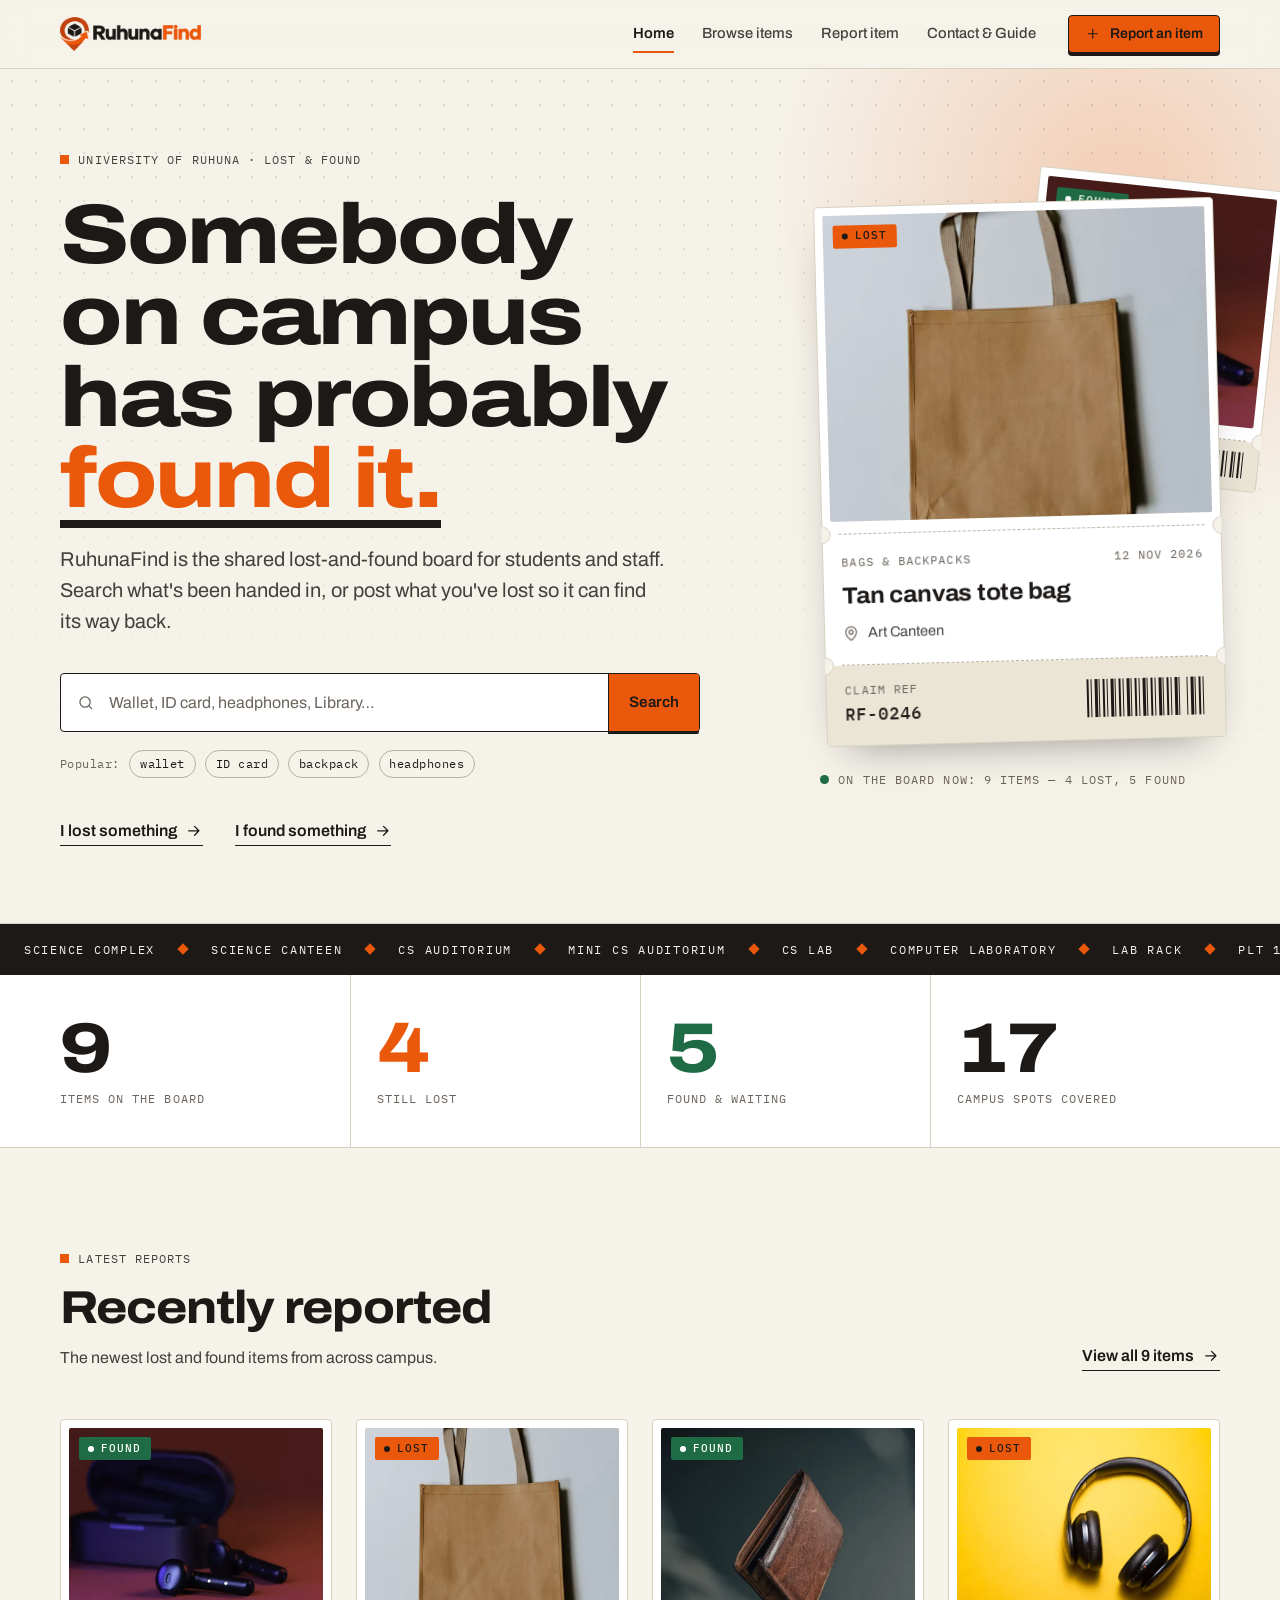
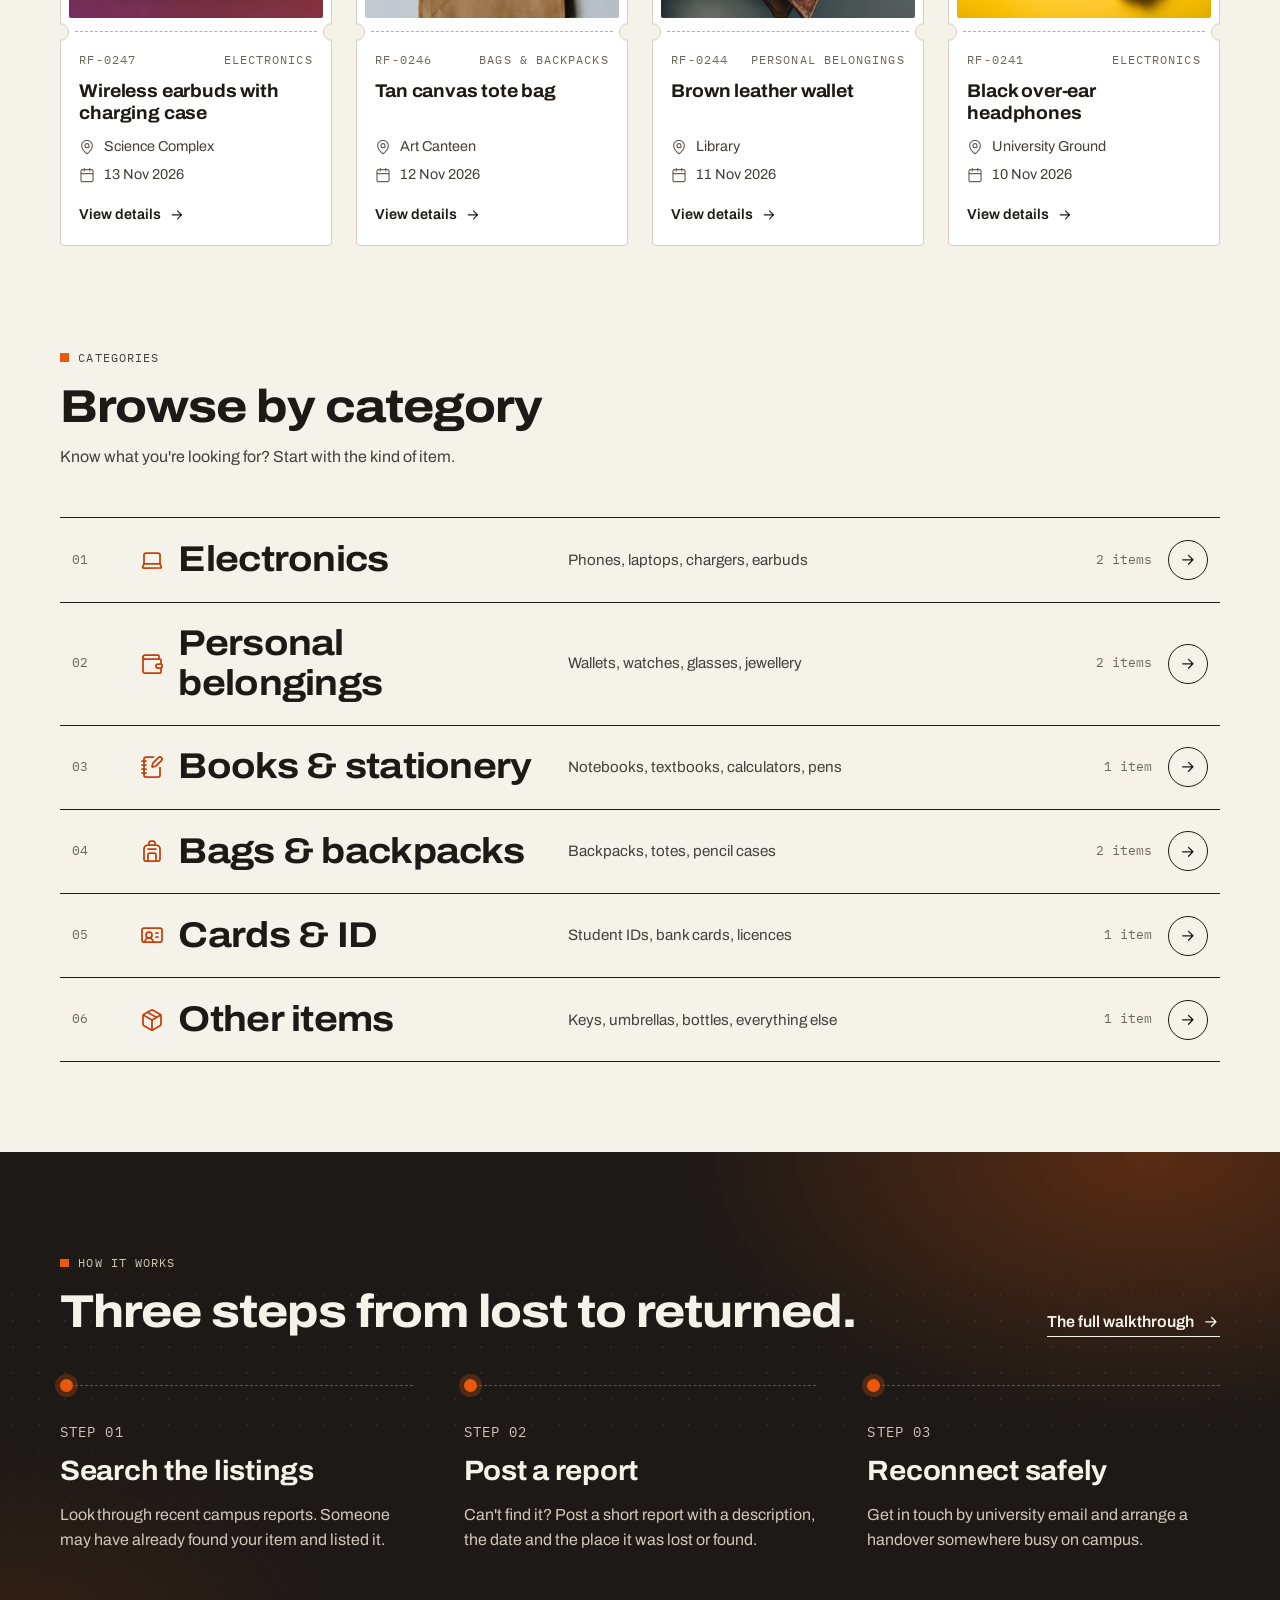
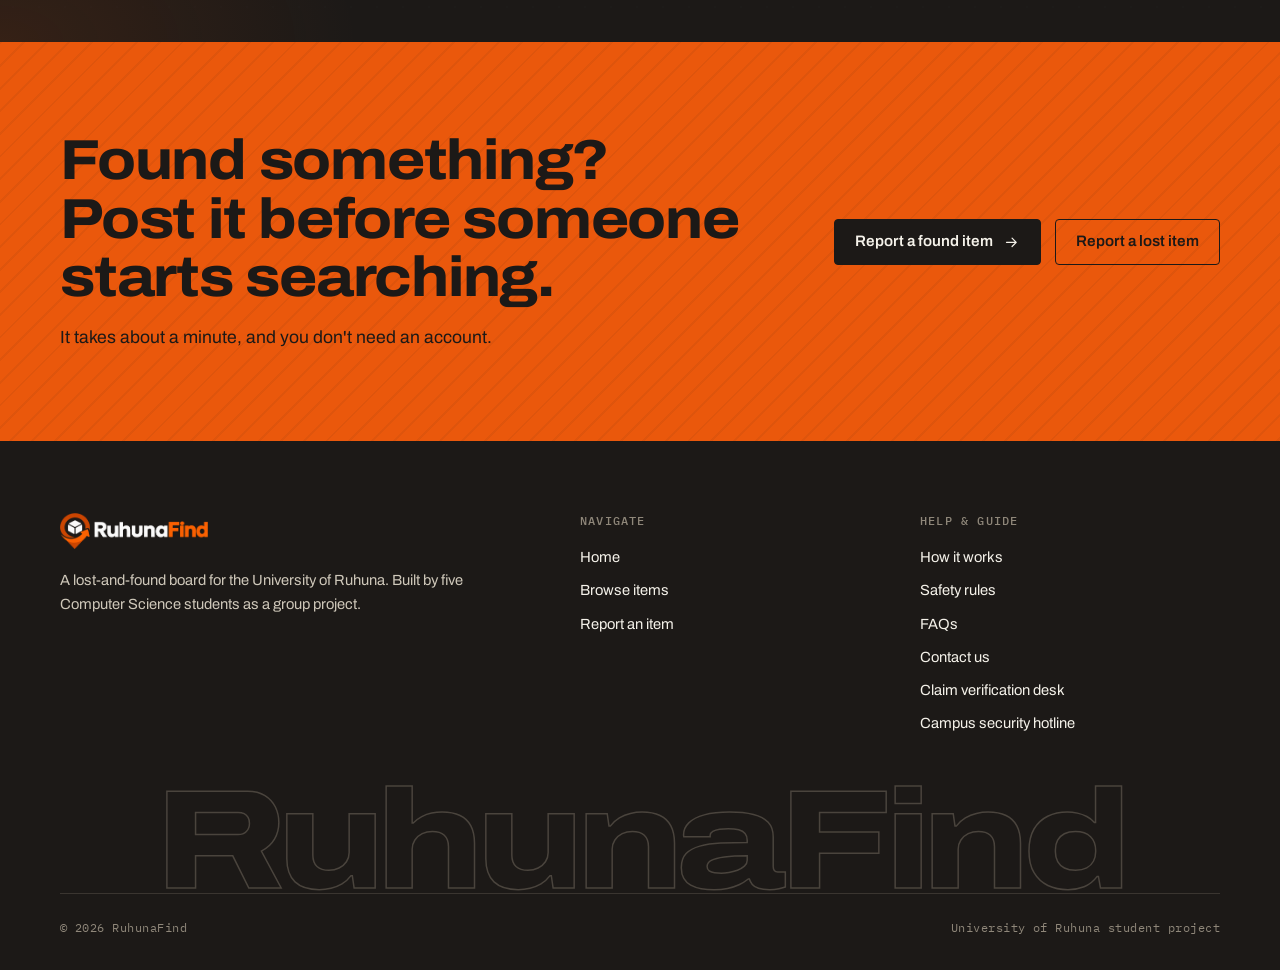
<file: index.html>
﻿<!DOCTYPE html>
<html lang="en">
<head>
  <meta charset="UTF-8">
  <meta name="viewport" content="width=device-width, initial-scale=1">
  <title>RuhunaFind — Lost &amp; found for the University of Ruhuna</title>
  <meta name="description" content="Search what's been found on campus, or report something you've lost. RuhunaFind is a student-built lost-and-found board for the University of Ruhuna.">
  <meta name="theme-color" content="#f5f2ea">
  <meta property="og:type" content="website">
  <meta property="og:site_name" content="RuhunaFind">
  <meta property="og:title" content="RuhunaFind — Lost &amp; found for the University of Ruhuna">
  <meta property="og:description" content="Search what's been found on campus, or report something you've lost. RuhunaFind is a student-built lost-and-found board for the University of Ruhuna.">
  <meta property="og:image" content="images/logo.png">
  <link rel="icon" type="image/png" href="images/favicon.png">
  <link rel="apple-touch-icon" href="images/apple-touch-icon.png">
  <link rel="stylesheet" href="css/base.css">
  <link rel="stylesheet" href="css/home.css">
</head>
<body data-page="home">

  <header class="site-header" data-nav="home">
    <a class="skip" href="#main">Skip to content</a>
    <div class="wrap nav">
      <a class="nav__logo" href="index.html" aria-label="RuhunaFind home">
        <img src="images/logo.png" alt="RuhunaFind" width="141" height="34">
      </a>
      <button class="nav__toggle" type="button" aria-label="Open menu" aria-expanded="false" aria-controls="nav-menu">
        <span></span><span></span>
      </button>
      <nav class="nav__menu" id="nav-menu" aria-label="Main">
        <ul>
          <li><a href="index.html" aria-current="page">Home</a></li>
          <li><a href="browse.html">Browse items</a></li>
          <li><a href="report.html">Report item</a></li>
          <li><a href="contact.html">Contact &amp; Guide</a></li>
        </ul>
        <a class="btn btn--primary btn--sm" href="report.html">
          <svg class="i" aria-hidden="true" focusable="false"><use href="#i-plus"/></svg> Report an item
        </a>
      </nav>
    </div>
    <div class="progress" aria-hidden="true"></div>
  </header>

  <main id="main">

    <!-- Hero -->
    <section class="hero">
      <div class="wrap hero__grid">
        <div class="hero__copy">
          <p class="eyebrow">University of Ruhuna · Lost &amp; found</p>
          <h1>Somebody on campus has probably <span class="hl">found it.</span></h1>
          <p class="lead">RuhunaFind is the shared lost-and-found board for students and staff. Search what's been handed in, or post what you've lost so it can find its way back.</p>

          <form class="search" action="browse.html" method="get" role="search">
            <label class="search__field">
              <svg class="i" aria-hidden="true"><use href="#i-search"/></svg>
              <span class="visually-hidden">Search lost and found items</span>
              <input type="search" name="q" placeholder="Wallet, ID card, headphones, Library…" autocomplete="off">
            </label>
            <button class="btn btn--primary" type="submit">Search</button>
          </form>

          <p class="hero__try mono">
            <span>Popular:</span>
            <a href="browse.html?q=wallet">wallet</a>
            <a href="browse.html?q=ID%20card">ID card</a>
            <a href="browse.html?q=backpack">backpack</a>
            <a href="browse.html?q=headphones">headphones</a>
          </p>

          <div class="hero__actions">
            <a class="text-link" href="report.html?type=lost">I lost something <svg class="i" aria-hidden="true"><use href="#i-arrow"/></svg></a>
            <a class="text-link" href="report.html?type=found">I found something <svg class="i" aria-hidden="true"><use href="#i-arrow"/></svg></a>
          </div>
        </div>

        <div class="hero__stack" id="hero-stack">
          <p class="hero__caption mono caps" id="hero-caption"></p>
        </div>
      </div>
    </section>

    <!-- Campus strip + stats -->
    <div class="marquee" aria-hidden="true"><div class="marquee__track" id="marquee"></div></div>
    <section class="stats" aria-label="Board at a glance">
      <div class="wrap">
        <dl class="stats__grid">
          <div class="stat reveal"><dt>Items on the board</dt><dd data-stat="total">0</dd></div>
          <div class="stat reveal" style="--d:.08s"><dt>Still lost</dt><dd data-stat="lost">0</dd></div>
          <div class="stat reveal" style="--d:.16s"><dt>Found &amp; waiting</dt><dd data-stat="found">0</dd></div>
          <div class="stat reveal" style="--d:.24s"><dt>Campus spots covered</dt><dd data-stat="spots">0</dd></div>
        </dl>
      </div>
    </section>

    <!-- Recently reported -->
    <section class="section">
      <div class="wrap">
        <div class="section-head">
          <div>
            <p class="eyebrow">Latest reports</p>
            <h2>Recently reported</h2>
            <p>The newest lost and found items from across campus.</p>
          </div>
          <a class="text-link" href="browse.html"><span>View all <span id="all-count">9</span> items</span> <svg class="i" aria-hidden="true"><use href="#i-arrow"/></svg></a>
        </div>
        <div class="ticket-grid" id="recent">
          <noscript><p>Turn on JavaScript to see the latest items, or <a href="browse.html">open the full list</a>.</p></noscript>
        </div>
      </div>
    </section>

    <!-- Categories -->
    <section class="section" style="padding-top:0">
      <div class="wrap">
        <div class="section-head">
          <div>
            <p class="eyebrow">Categories</p>
            <h2>Browse by category</h2>
            <p>Know what you're looking for? Start with the kind of item.</p>
          </div>
        </div>
        <ul class="catlist" id="catlist"></ul>
      </div>
    </section>

    <!-- How it works -->
    <section class="section band-dark">
      <div class="wrap">
        <div class="section-head">
          <div>
            <p class="eyebrow">How it works</p>
            <h2>Three steps from lost to returned.</h2>
          </div>
          <a class="text-link" href="contact.html#guide">The full walkthrough <svg class="i" aria-hidden="true"><use href="#i-arrow"/></svg></a>
        </div>
        <ol class="steps3" role="list">
          <li class="step3">
            <p class="step3__num mono caps">Step 01</p>
            <h3>Search the listings</h3>
            <p>Look through recent campus reports. Someone may have already found your item and listed it.</p>
          </li>
          <li class="step3">
            <p class="step3__num mono caps">Step 02</p>
            <h3>Post a report</h3>
            <p>Can't find it? Post a short report with a description, the date and the place it was lost or found.</p>
          </li>
          <li class="step3">
            <p class="step3__num mono caps">Step 03</p>
            <h3>Reconnect safely</h3>
            <p>Get in touch by university email and arrange a handover somewhere busy on campus.</p>
          </li>
        </ol>
      </div>
    </section>

    <!-- Call to action -->
    <section class="section band-cta">
      <div class="wrap band-cta__grid">
        <div>
          <h2>Found something? Post it before someone starts searching.</h2>
          <p>It takes about a minute, and you don't need an account.</p>
        </div>
        <div class="band-cta__actions">
          <a class="btn btn--ink" href="report.html?type=found">Report a found item <svg class="i" aria-hidden="true"><use href="#i-arrow"/></svg></a>
          <a class="btn" href="report.html?type=lost">Report a lost item</a>
        </div>
      </div>
    </section>

  </main>

  <footer class="site-footer">
    <div class="wrap">
      <div class="footer__top">
        <div class="footer__brand">
          <img src="images/logo-white.png" alt="RuhunaFind" width="146" height="36">
          <p>A lost-and-found board for the University of Ruhuna. Built by five Computer Science students as a group project.</p>
        </div>
        <div class="footer__col">
          <h2>Navigate</h2>
          <ul>
            <li><a href="index.html">Home</a></li>
            <li><a href="browse.html">Browse items</a></li>
            <li><a href="report.html">Report an item</a></li>
          </ul>
        </div>
        <div class="footer__col">
          <h2>Help &amp; Guide</h2>
          <ul>
            <li><a href="contact.html#guide">How it works</a></li>
            <li><a href="contact.html#rules">Safety rules</a></li>
            <li><a href="contact.html#faq">FAQs</a></li>
            <li><a href="contact.html">Contact us</a></li>
            <li><a href="details.html">Claim verification desk</a></li>
            <li><a href="tel:+94412222681">Campus security hotline</a></li>
          </ul>
        </div>
      </div>
      <div class="footer__mark" aria-hidden="true">RuhunaFind</div>
      <div class="footer__bottom mono">
        <span>&copy; 2026 RuhunaFind</span>
        <span>University of Ruhuna student project</span>
      </div>
    </div>
  </footer>
  <script src="js/script.js"></script>
</body>
</html>
</file>
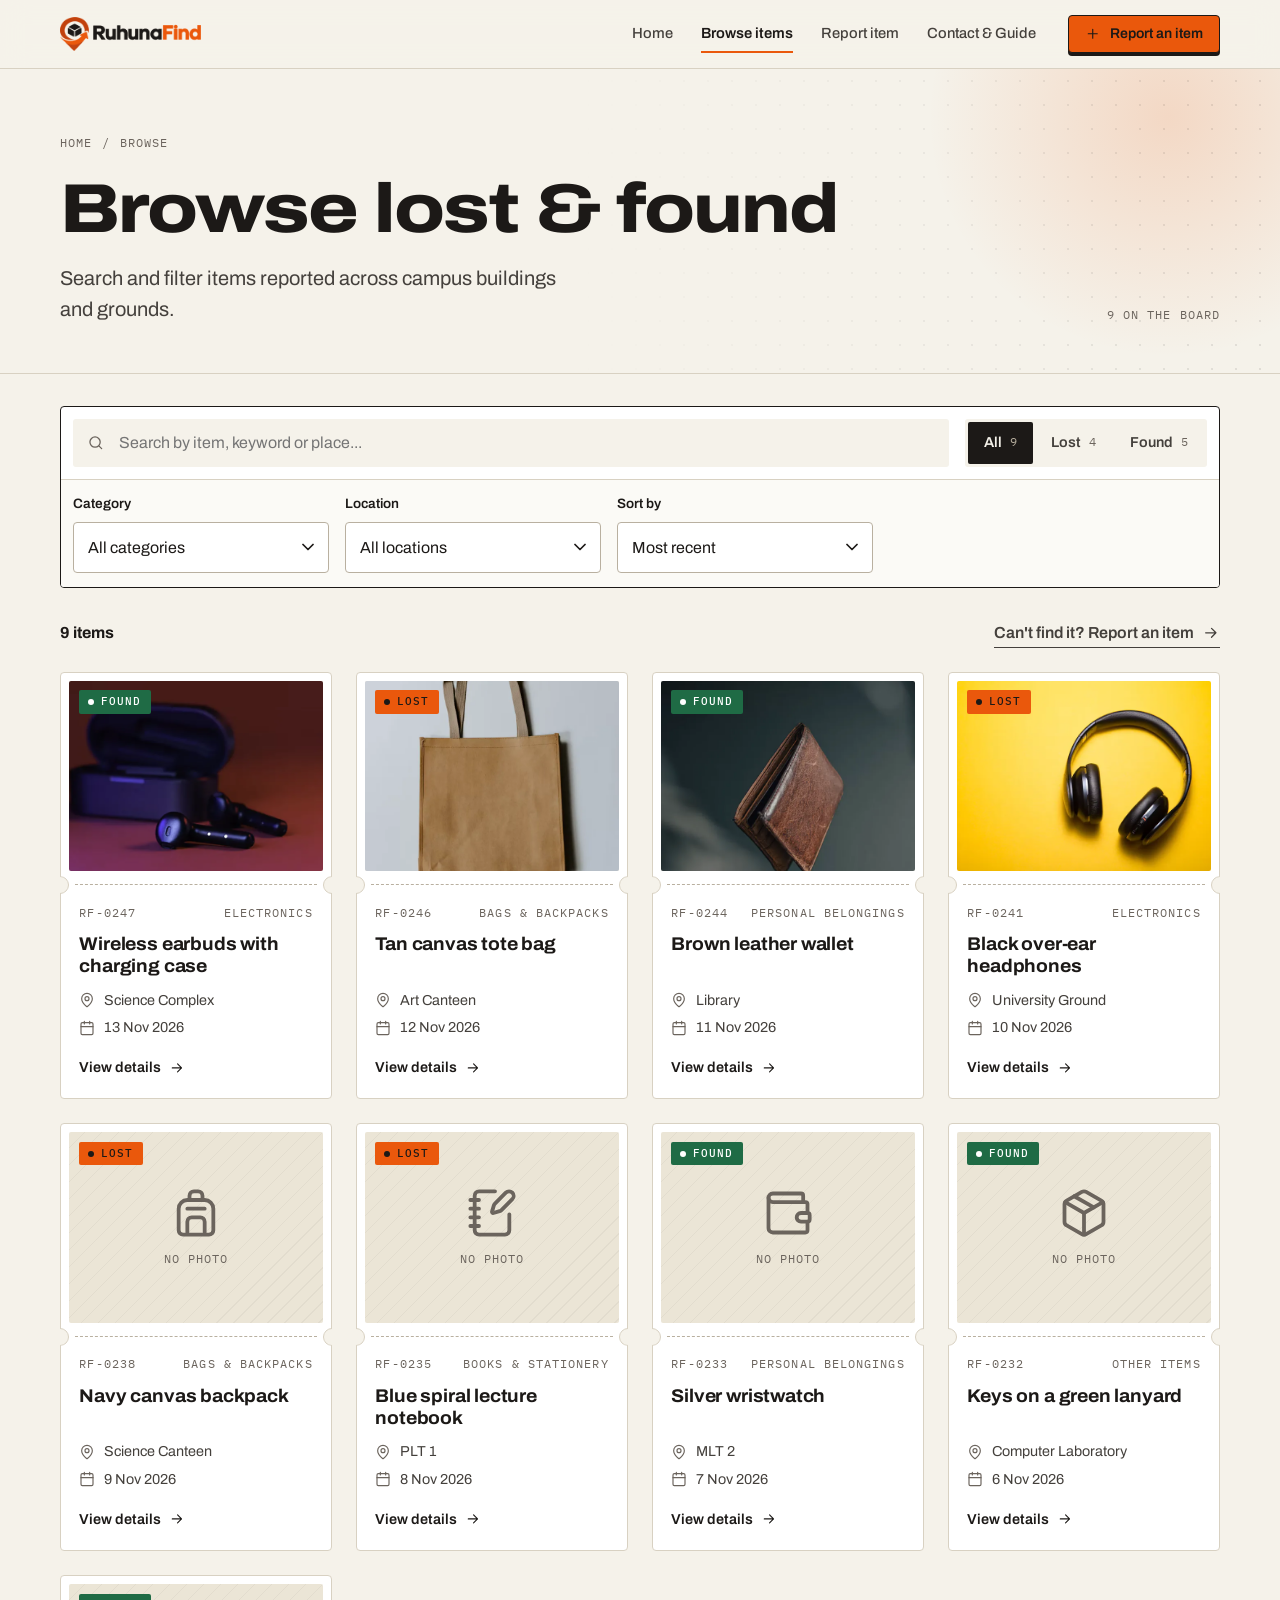
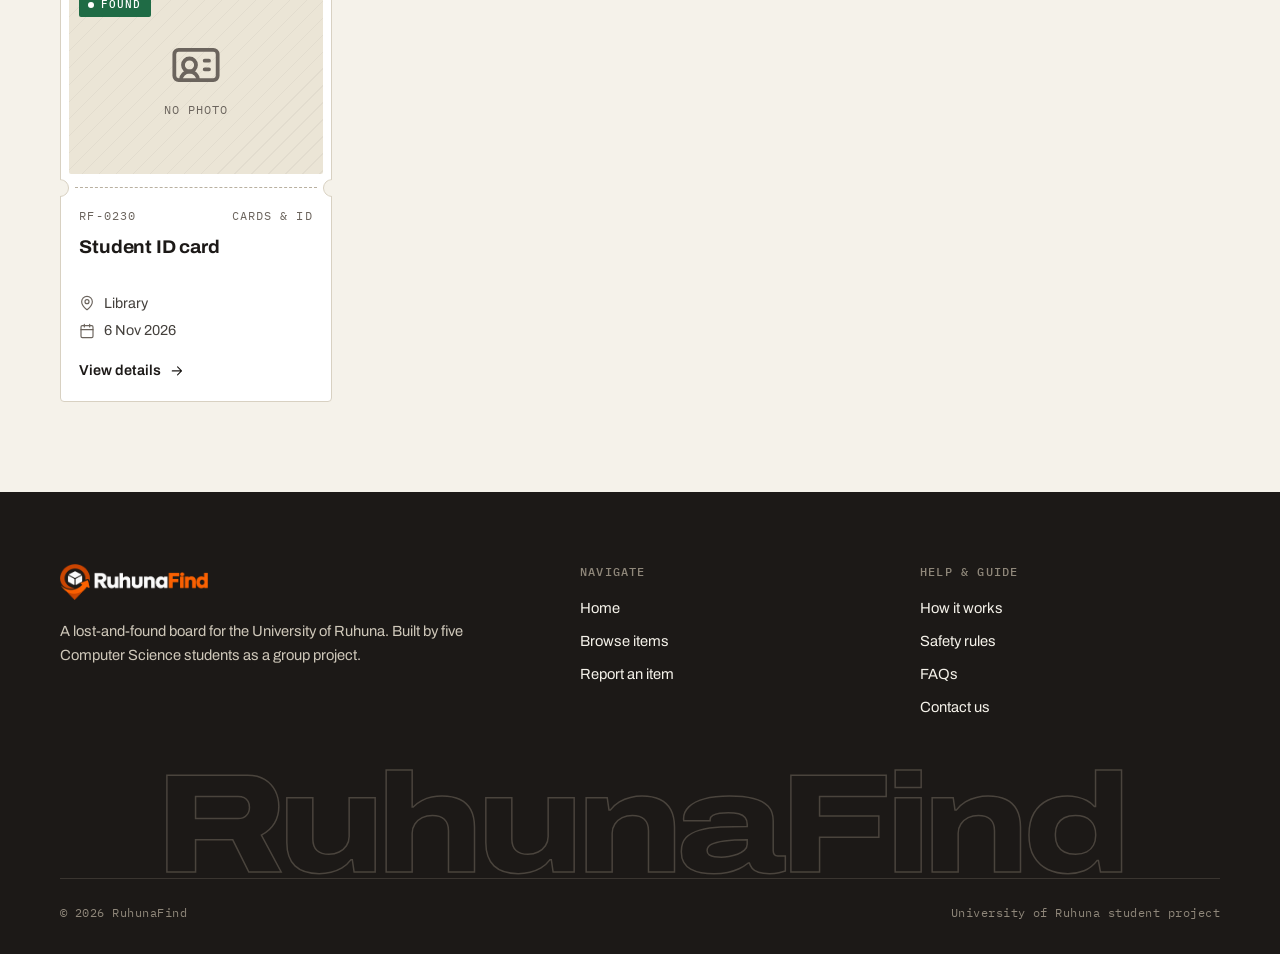
<file: browse.html>
<!DOCTYPE html>
<html lang="en">
<head>
  <meta charset="UTF-8">
  <meta name="viewport" content="width=device-width, initial-scale=1">
  <title>Browse lost &amp; found items - RuhunaFind</title>
  <meta name="description" content="Search and filter items reported lost or found across the University of Ruhuna campus.">
  <meta name="theme-color" content="#f5f2ea">
  <meta property="og:type" content="website">
  <meta property="og:site_name" content="RuhunaFind">
  <meta property="og:title" content="Browse lost &amp; found items - RuhunaFind">
  <meta property="og:description" content="Search and filter items reported lost or found across the University of Ruhuna campus.">
  <meta property="og:image" content="images/logo.png">
  <link rel="icon" type="image/png" href="images/favicon.png">
  <link rel="apple-touch-icon" href="images/apple-touch-icon.png">
  <link rel="stylesheet" href="css/base.css">
  <link rel="stylesheet" href="css/browse.css">
</head>
<body data-page="browse">

  <header class="site-header" data-nav="browse">
    <a class="skip" href="#main">Skip to content</a>
    <div class="wrap nav">
      <a class="nav__logo" href="index.html" aria-label="RuhunaFind home">
        <img src="images/logo.png" alt="RuhunaFind" width="141" height="34">
      </a>
      <button class="nav__toggle" type="button" aria-label="Open menu" aria-expanded="false" aria-controls="nav-menu">
        <span></span><span></span>
      </button>
      <nav class="nav__menu" id="nav-menu" aria-label="Main">
        <ul>
          <li><a href="index.html">Home</a></li>
          <li><a href="browse.html" aria-current="page">Browse items</a></li>
          <li><a href="report.html">Report item</a></li>
          <li><a href="contact.html">Contact &amp; Guide</a></li>
        </ul>
        <a class="btn btn--primary btn--sm" href="report.html">
          <svg class="i" aria-hidden="true" focusable="false"><use href="#i-plus"/></svg> Report an item
        </a>
      </nav>
    </div>
    <div class="progress" aria-hidden="true"></div>
  </header>

  <main id="main">
    <section class="page-head">
      <div class="wrap">
        <p class="crumbs mono caps"><a href="index.html">Home</a><span>/</span><span>Browse</span></p>
        <div class="page-head__row">
          <div>
            <h1>Browse lost &amp; found</h1>
            <p class="lead">Search and filter items reported across campus buildings and grounds.</p>
          </div>
          <p class="mono caps" id="total" style="color:var(--ink-3)"></p>
        </div>
      </div>
    </section>
        <section class="wrap" style="padding-top:2rem">
      <div class="filters">
        <div class="filters__row">
          <label class="search-box">
            <svg class="i" aria-hidden="true"><use href="#i-search"/></svg>
            <span class="visually-hidden">Search items</span>
            <input type="search" id="f-q" placeholder="Search by item, keyword or place..." autocomplete="off">
          </label>
          <div class="seg" role="group" aria-label="Show">
            <button type="button" data-status="all" aria-pressed="true">All <span>0</span></button>
            <button type="button" data-status="lost" aria-pressed="false">Lost <span>0</span></button>
            <button type="button" data-status="found" aria-pressed="false">Found <span>0</span></button>
          </div>
        </div>
        <div class="filters__row">
          <div class="field">
            <label for="f-category">Category</label>
            <select class="select" id="f-category"></select>
          </div>
          <div class="field">
            <label for="f-location">Location</label>
            <select class="select" id="f-location"></select>
          </div>
          <div class="field">
            <label for="f-sort">Sort by</label>
            <select class="select" id="f-sort">
              <option value="recent">Most recent</option>
              <option value="oldest">Oldest first</option>
            </select>
          </div>
          <button type="button" class="filters__clear" id="f-clear" hidden>Clear all filters</button>
        </div>
      </div>
    </section>
    <section class="wrap results">
      <div class="results__meta">
        <p id="count" aria-live="polite"></p>
        <a class="text-link" href="report.html">Can't find it? Report an item <svg class="i" aria-hidden="true"><use href="#i-arrow"/></svg></a>
      </div>

      <div class="ticket-grid" id="grid"></div>

      <div class="empty" id="empty" hidden>
        <svg class="i" aria-hidden="true"><use href="#i-search"/></svg>
        <h2>Nothing matches that yet</h2>
        <p>Try fewer filters or a different word. If it isn't listed, report it so the next person who looks can find it.</p>
        <div style="display:flex;gap:.75rem;flex-wrap:wrap;justify-content:center">
          <button type="button" class="btn" id="empty-clear">Clear filters</button>
          <a class="btn btn--primary" href="report.html">Report an item <svg class="i" aria-hidden="true"><use href="#i-arrow"/></svg></a>
        </div>
      </div>
    </section>
  </main>

  <footer class="site-footer">
    <div class="wrap">
      <div class="footer__top">
        <div class="footer__brand">
          <img src="images/logo-white.png" alt="RuhunaFind" width="146" height="36">
          <p>A lost-and-found board for the University of Ruhuna. Built by five Computer Science students as a group project.</p>
        </div>
        <div class="footer__col">
          <h2>Navigate</h2>
          <ul>
            <li><a href="index.html">Home</a></li>
            <li><a href="browse.html">Browse items</a></li>
            <li><a href="report.html">Report an item</a></li>
          </ul>
        </div>
        <div class="footer__col">
          <h2>Help &amp; Guide</h2>
          <ul>
            <li><a href="contact.html#guide">How it works</a></li>
            <li><a href="contact.html#rules">Safety rules</a></li>
            <li><a href="contact.html#faq">FAQs</a></li>
            <li><a href="contact.html">Contact us</a></li>
          </ul>
        </div>
      </div>
      <div class="footer__mark" aria-hidden="true">RuhunaFind</div>
      <div class="footer__bottom mono">
        <span>&copy; 2026 RuhunaFind</span>
        <span>University of Ruhuna student project</span>
      </div>
    </div>
  </footer>
  <script src="js/script.js"></script>
</body>
</html>
</file>
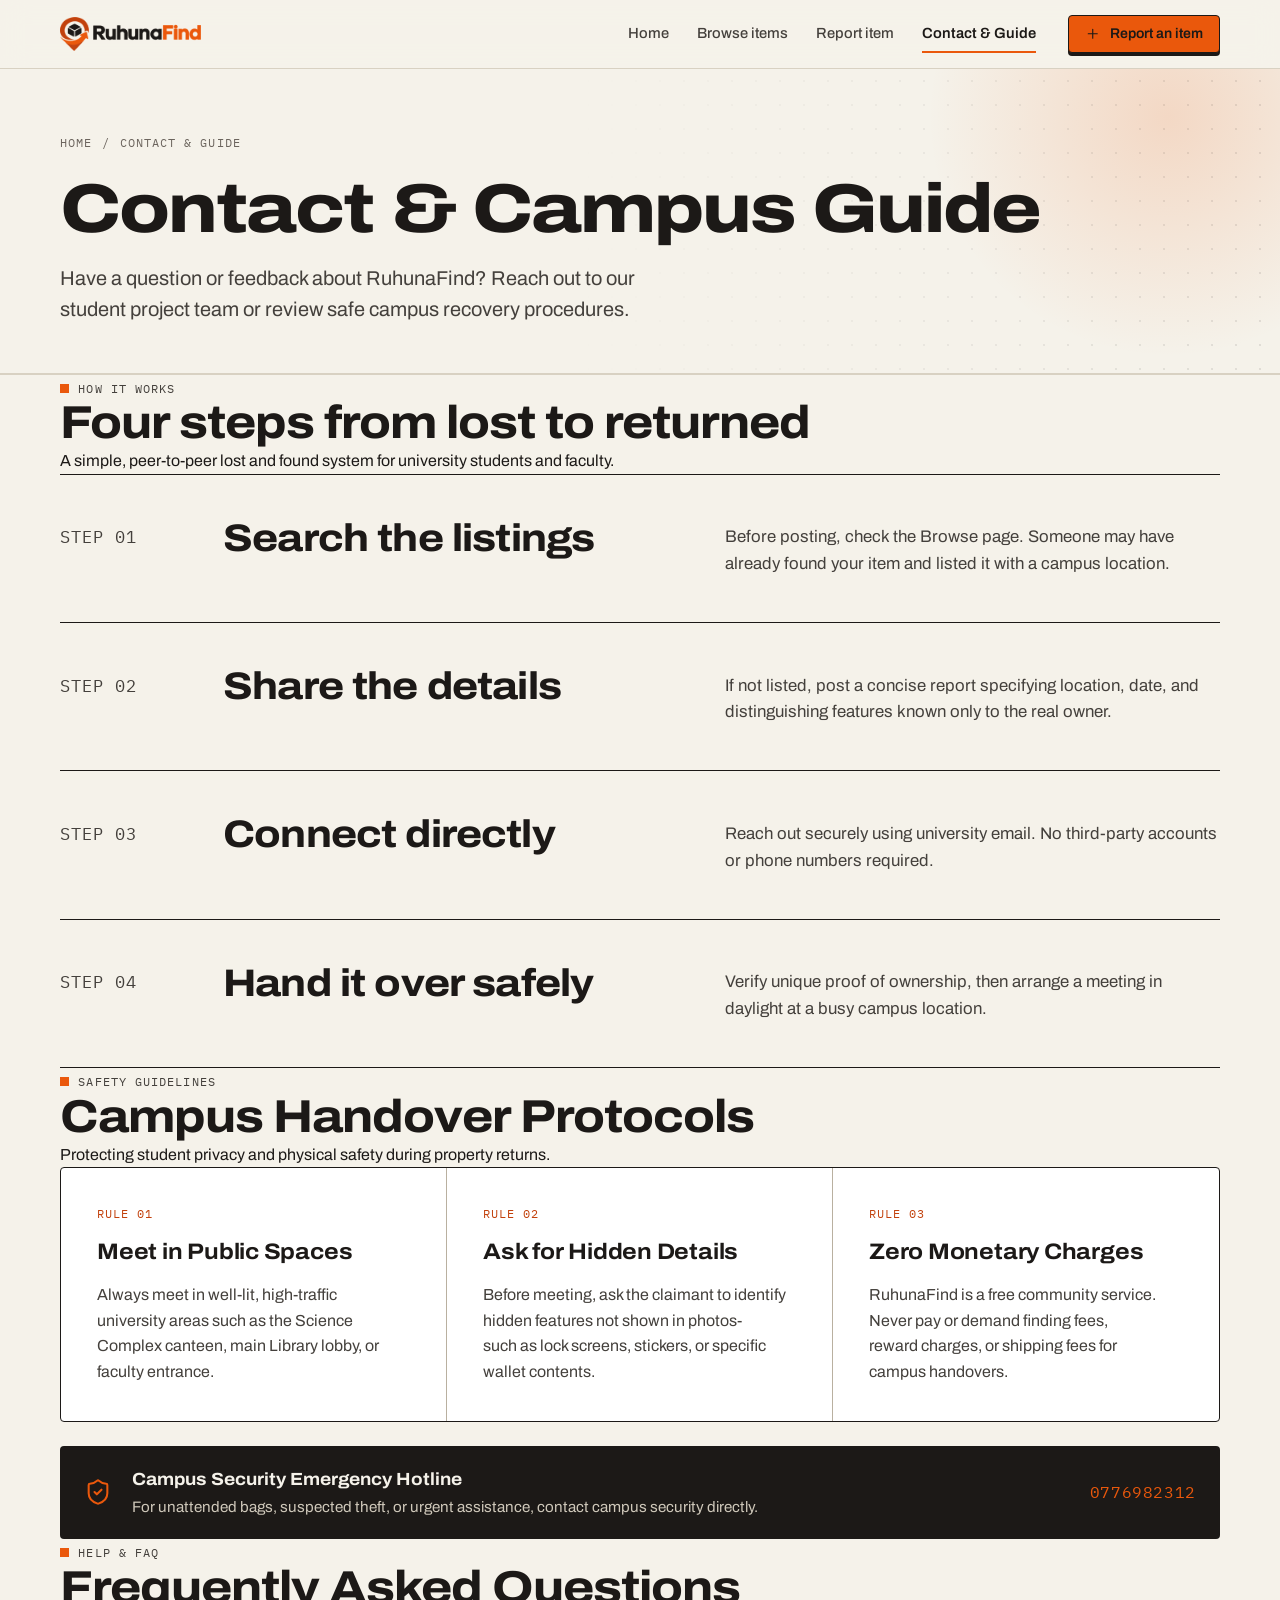
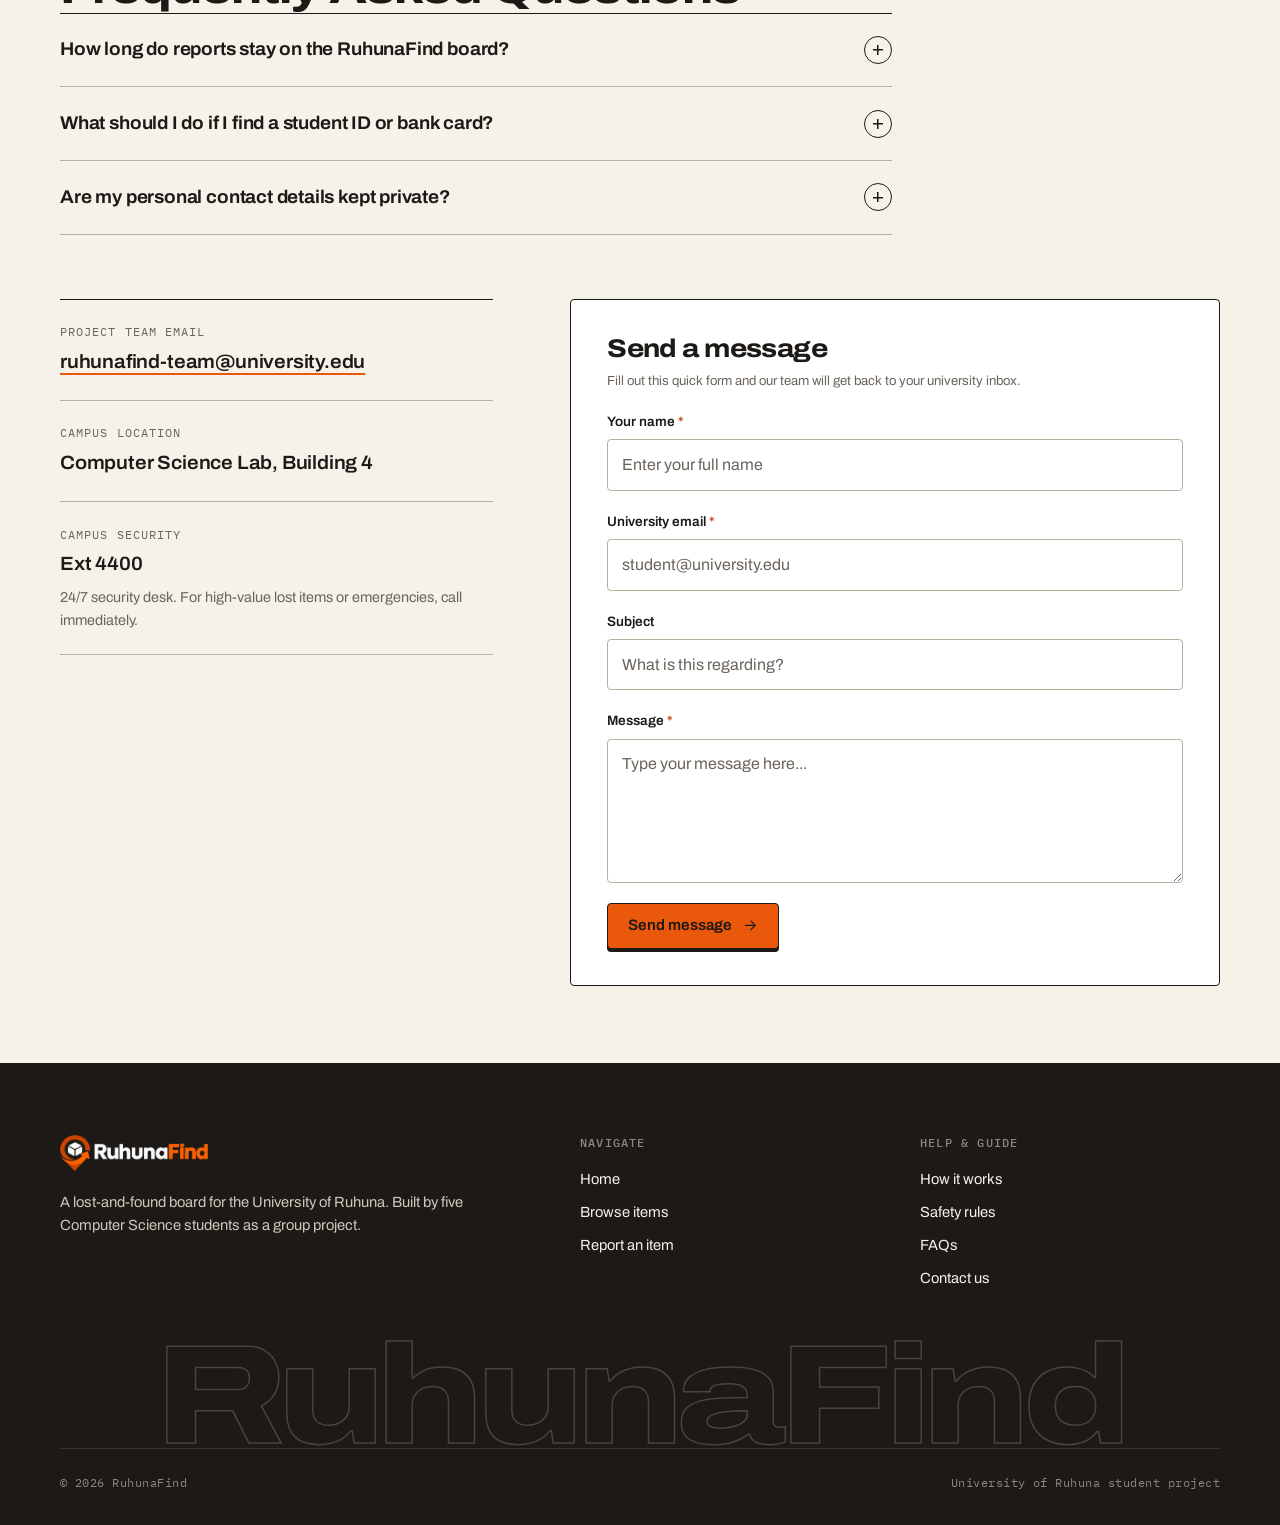
<file: contact.html>
<!DOCTYPE html>
<html lang="en">
<head>
  <meta charset="UTF-8">
  <meta name="viewport" content="width=device-width, initial-scale=1">
  <title>Contact &amp; Campus Guide - RuhunaFind</title>
  <meta name="description" content="Questions, feedback, or need help? Reach out to the RuhunaFind team and review our campus lost-and-found guide.">
  <meta name="theme-color" content="#f5f2ea">
  <meta property="og:type" content="website">
  <meta property="og:site_name" content="RuhunaFind">
  <meta property="og:title" content="Contact &amp; Campus Guide - RuhunaFind">
  <meta property="og:description" content="Questions, feedback, or need help? Reach out to the RuhunaFind team and review our campus lost-and-found guide.">
  <meta property="og:image" content="images/logo.png">
  <link rel="icon" type="image/png" href="images/favicon.png">
  <link rel="apple-touch-icon" href="images/apple-touch-icon.png">
  <link rel="stylesheet" href="css/base.css">
  <link rel="stylesheet" href="css/contact.css">
</head>
<body data-page="contact">

  <header class="site-header" data-nav="contact">
    <a class="skip" href="#main">Skip to content</a>
    <div class="wrap nav">
      <a class="nav__logo" href="index.html" aria-label="RuhunaFind home">
        <img src="images/logo.png" alt="RuhunaFind" width="141" height="34">
      </a>
      <button class="nav__toggle" type="button" aria-label="Open menu" aria-expanded="false" aria-controls="nav-menu">
        <span></span><span></span>
      </button>
      <nav class="nav__menu" id="nav-menu" aria-label="Main">
        <ul>
          <li><a href="index.html">Home</a></li>
          <li><a href="browse.html">Browse items</a></li>
          <li><a href="report.html">Report item</a></li>
          <li><a href="contact.html" aria-current="page">Contact &amp; Guide</a></li>
        </ul>
        <a class="btn btn--primary btn--sm" href="report.html">
          <svg class="i" aria-hidden="true" focusable="false"><use href="#i-plus"/></svg> Report an item
        </a>
      </nav>
    </div>
    <div class="progress" aria-hidden="true"></div>
  </header>

  <main id="main">
    <section class="page-head">
      <div class="wrap">
        <p class="crumbs mono caps"><a href="index.html">Home</a><span>/</span><span>Contact &amp; Guide</span></p>
        <h1>Contact &amp; Campus Guide</h1>
        <p class="lead">Have a question or feedback about RuhunaFind? Reach out to our student project team or review safe campus recovery procedures.</p>
      </div>
    </section>

    <!-- How It Works Walkthrough -->
    <section class="section" id="guide" style="border-top:1px solid var(--line)">
      <div class="wrap">
        <div class="section-head">
          <div>
            <p class="eyebrow">How it works</p>
            <h2>Four steps from lost to returned</h2>
            <p>A simple, peer-to-peer lost and found system for university students and faculty.</p>
          </div>
        </div>

        <div class="rows">
          <article class="row">
            <p class="row__num">STEP 01</p>
            <h2>Search the listings</h2>
            <p>Before posting, check the Browse page. Someone may have already found your item and listed it with a campus location.</p>
          </article>
          <article class="row">
            <p class="row__num">STEP 02</p>
            <h2>Share the details</h2>
            <p>If not listed, post a concise report specifying location, date, and distinguishing features known only to the real owner.</p>
          </article>
          <article class="row">
            <p class="row__num">STEP 03</p>
            <h2>Connect directly</h2>
            <p>Reach out securely using university email. No third-party accounts or phone numbers required.</p>
          </article>
          <article class="row">
            <p class="row__num">STEP 04</p>
            <h2>Hand it over safely</h2>
            <p>Verify unique proof of ownership, then arrange a meeting in daylight at a busy campus location.</p>
          </article>
        </div>
      </div>
    </section>

    <!-- Campus Safety Guidelines & Security Hotline -->
    <section class="section" id="rules" style="padding-top:0">
      <div class="wrap">
        <div class="section-head">
          <div>
            <p class="eyebrow">Safety Guidelines</p>
            <h2>Campus Handover Protocols</h2>
            <p>Protecting student privacy and physical safety during property returns.</p>
          </div>
        </div>

        <div class="rules">
          <div class="rule">
            <span class="mono caps">Rule 01</span>
            <h3>Meet in Public Spaces</h3>
            <p>Always meet in well-lit, high-traffic university areas such as the Science Complex canteen, main Library lobby, or faculty entrance.</p>
          </div>
          <div class="rule">
            <span class="mono caps">Rule 02</span>
            <h3>Ask for Hidden Details</h3>
            <p>Before meeting, ask the claimant to identify hidden features not shown in photos-such as lock screens, stickers, or specific wallet contents.</p>
          </div>
          <div class="rule">
            <span class="mono caps">Rule 03</span>
            <h3>Zero Monetary Charges</h3>
            <p>RuhunaFind is a free community service. Never pay or demand finding fees, reward charges, or shipping fees for campus handovers.</p>
          </div>
        </div>

        <div class="alert">
          <svg class="i" aria-hidden="true"><use href="#i-shield"/></svg>
          <div>
            <strong>Campus Security Emergency Hotline</strong>
            <span>For unattended bags, suspected theft, or urgent assistance, contact campus security directly.</span>
          </div>
          <span class="mono">0776982312</span>
        </div>
      </div>
    </section>

    <!-- Frequently Asked Questions -->
    <section class="section" id="faq" style="padding-top:0">
      <div class="wrap">
        <div class="section-head">
          <div>
            <p class="eyebrow">Help &amp; FAQ</p>
            <h2>Frequently Asked Questions</h2>
          </div>
        </div>

        <div class="faq">
          <details>
            <summary>How long do reports stay on the RuhunaFind board?</summary>
            <p>Reports remain visible until marked resolved by the reporter or for up to 90 days during active academic semesters.</p>
          </details>
          <details>
            <summary>What should I do if I find a student ID or bank card?</summary>
            <p>Hand student IDs into the main Library circulation desk or faculty office. Post a report without displaying the full registration or card numbers.</p>
          </details>
          <details>
            <summary>Are my personal contact details kept private?</summary>
            <p>Only your official university email is shared on the report to enable peer-to-peer verification. No phone numbers or private data are published.</p>
          </details>
        </div>
      </div>
    </section>

    <!-- Primary Contact Section -->
    <div class="wrap contact">
      <div class="contact__info">
        <div class="contact__item">
          <span class="mono caps">Project team email</span>
          <a href="mailto:ruhunafind-team@university.edu">ruhunafind-team@university.edu</a>
        </div>
        <div class="contact__item">
          <span class="mono caps">Campus location</span>
          <p>Computer Science Lab, Building 4</p>
        </div>
        <div class="contact__item">
          <span class="mono caps">Campus Security</span>
          <p>Ext 4400</p>
          <small>24/7 security desk. For high-value lost items or emergencies, call immediately.</small>
        </div>
      </div>

      <form class="contact__form" id="contact-form">
        <div>
          <h2>Send a message</h2>
          <p class="hint" style="margin-top:.5rem">Fill out this quick form and our team will get back to your university inbox.</p>
        </div>
        <div class="field">
          <label for="fullname">Your name <span class="req">*</span></label>
          <input class="input" type="text" id="fullname" name="fullname" placeholder="Enter your full name" autocomplete="name" required>
        </div>
        <div class="field">
          <label for="email">University email <span class="req">*</span></label>
          <input class="input" type="email" id="email" name="email" placeholder="student@university.edu" autocomplete="email" required>
        </div>
        <div class="field">
          <label for="subject">Subject</label>
          <input class="input" type="text" id="subject" name="subject" placeholder="What is this regarding?">
        </div>
        <div class="field">
          <label for="message">Message <span class="req">*</span></label>
          <textarea class="textarea" id="message" name="message" placeholder="Type your message here..." required></textarea>
        </div>
        <div>
          <button class="btn btn--primary" type="submit">Send message <svg class="i" aria-hidden="true"><use href="#i-arrow"/></svg></button>
        </div>
        <p class="form-status" id="contact-status" role="status" hidden></p>
      </form>
    </div>
  </main>

  <footer class="site-footer">
    <div class="wrap">
      <div class="footer__top">
        <div class="footer__brand">
          <img src="images/logo-white.png" alt="RuhunaFind" width="146" height="36">
          <p>A lost-and-found board for the University of Ruhuna. Built by five Computer Science students as a group project.</p>
        </div>
        <div class="footer__col">
          <h2>Navigate</h2>
          <ul>
            <li><a href="index.html">Home</a></li>
            <li><a href="browse.html">Browse items</a></li>
            <li><a href="report.html">Report an item</a></li>
          </ul>
        </div>
        <div class="footer__col">
          <h2>Help &amp; Guide</h2>
          <ul>
            <li><a href="contact.html#guide">How it works</a></li>
            <li><a href="contact.html#rules">Safety rules</a></li>
            <li><a href="contact.html#faq">FAQs</a></li>
            <li><a href="contact.html">Contact us</a></li>
          </ul>
        </div>
      </div>
      <div class="footer__mark" aria-hidden="true">RuhunaFind</div>
      <div class="footer__bottom mono">
        <span>&copy; 2026 RuhunaFind</span>
        <span>University of Ruhuna student project</span>
      </div>
    </div>
  </footer>
  <script src="js/script.js"></script>
</body>
</html>
</file>
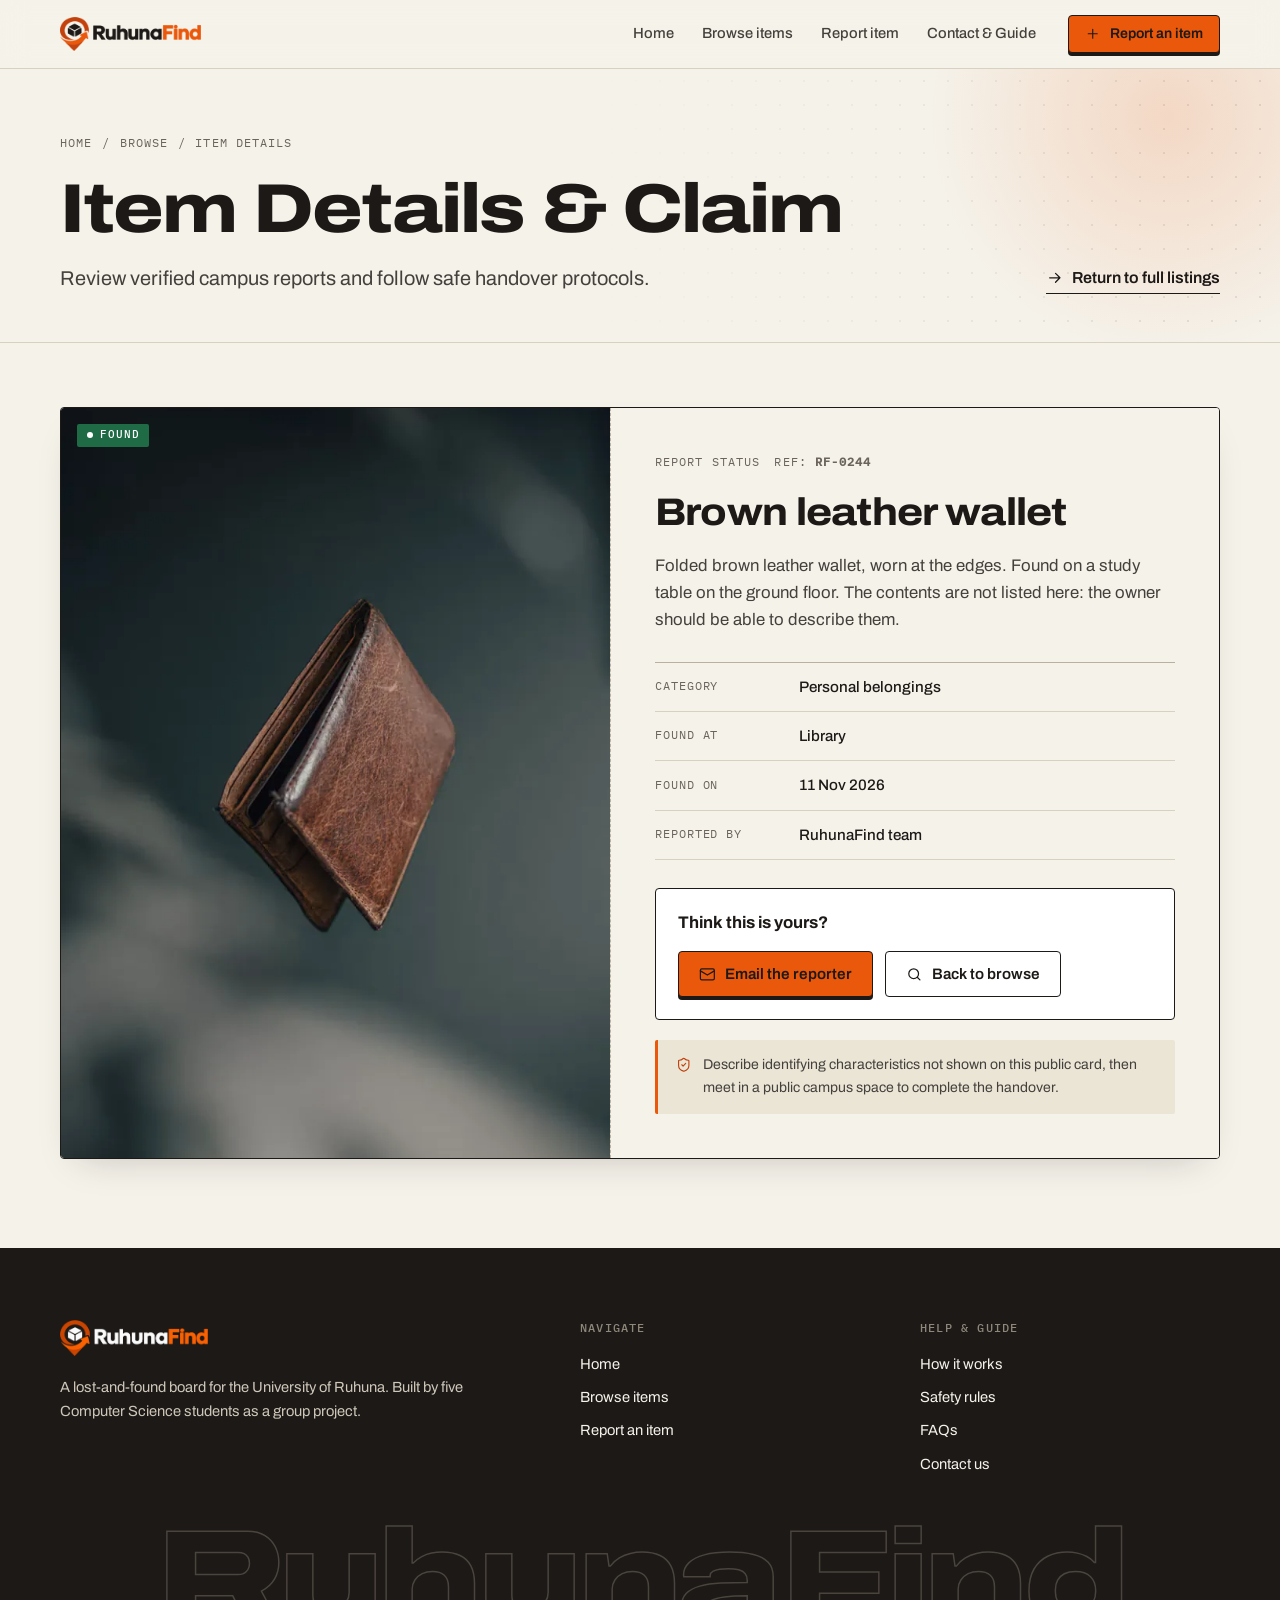
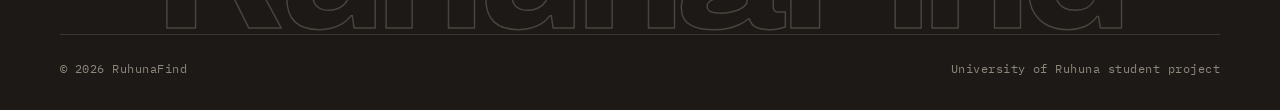
<file: details.html>
<!DOCTYPE html>
<html lang="en">
<head>
  <meta charset="UTF-8">
  <meta name="viewport" content="width=device-width, initial-scale=1">
  <title>Item Details &amp; Claim View - RuhunaFind</title>
  <meta name="description" content="View full details and claim instructions for reported lost or found items at University of Ruhuna.">
  <meta name="theme-color" content="#f5f2ea">
  <meta property="og:type" content="website">
  <meta property="og:site_name" content="RuhunaFind">
  <meta property="og:title" content="Item Details &amp; Claim View - RuhunaFind">
  <meta property="og:description" content="View full details and claim instructions for reported lost or found items at University of Ruhuna.">
  <meta property="og:image" content="images/logo.png">
  <link rel="icon" type="image/png" href="images/favicon.png">
  <link rel="apple-touch-icon" href="images/apple-touch-icon.png">
  <link rel="stylesheet" href="css/base.css">
  <link rel="stylesheet" href="css/details.css">
</head>
<body data-page="details">

  <header class="site-header" data-nav="none">
    <a class="skip" href="#main">Skip to content</a>
    <div class="wrap nav">
      <a class="nav__logo" href="index.html" aria-label="RuhunaFind home">
        <img src="images/logo.png" alt="RuhunaFind" width="141" height="34">
      </a>
      <button class="nav__toggle" type="button" aria-label="Open menu" aria-expanded="false" aria-controls="nav-menu">
        <span></span><span></span>
      </button>
      <nav class="nav__menu" id="nav-menu" aria-label="Main">
        <ul>
          <li><a href="index.html">Home</a></li>
          <li><a href="browse.html">Browse items</a></li>
          <li><a href="report.html">Report item</a></li>
          <li><a href="contact.html">Contact &amp; Guide</a></li>
        </ul>
        <a class="btn btn--primary btn--sm" href="report.html">
          <svg class="i" aria-hidden="true" focusable="false"><use href="#i-plus"/></svg> Report an item
        </a>
      </nav>
    </div>
    <div class="progress" aria-hidden="true"></div>
  </header>

  <main id="main">
    <section class="page-head">
      <div class="wrap">
        <p class="crumbs mono caps">
          <a href="index.html">Home</a>
          <span>/</span>
          <a href="browse.html">Browse</a>
          <span>/</span>
          <span>Item details</span>
        </p>
        <div class="page-head__row">
          <div>
            <h1>Item Details &amp; Claim</h1>
            <p class="lead">Review verified campus reports and follow safe handover protocols.</p>
          </div>
          <a class="text-link" href="browse.html">
            <svg class="i" aria-hidden="true"><use href="#i-arrow"/></svg> Return to full listings
          </a>
        </div>
      </div>
    </section>

    <section class="wrap details-section">
      <article class="detail-card" id="detail-card">
        <div class="detail__grid">
          <div class="detail__media" id="detail-media">
            <img src="images/items/wallet.webp" alt="Brown leather wallet" loading="lazy">
            <span class="tag tag--found" id="detail-status-tag">Found</span>
          </div>

          <div class="detail__info">
            <div class="detail__top mono caps">
              <span id="detail-status-pill">Report Status</span>
              <span>Ref: <strong id="detail-ref">RF-0244</strong></span>
            </div>

            <h2 id="detail-title" class="detail__title">Brown leather wallet</h2>

            <p class="detail__desc" id="detail-desc">
              Folded brown leather wallet, worn at the edges. Found on a study table on the ground floor. The contents are not listed here: the owner should be able to describe them.
            </p>
            <dl class="detail__facts">
              <div>
                <dt>Category</dt>
                <dd id="detail-cat">Personal belongings</dd>
              </div>
              <div>
                <dt id="detail-loc-label">Found at</dt>
                <dd id="detail-loc">Library</dd>
              </div>
              <div>
                <dt id="detail-date-label">Found on</dt>
                <dd id="detail-date">11 Nov 2026</dd>
              </div>
              <div>
                <dt>Reported by</dt>
                <dd id="detail-reporter">RuhunaFind team</dd>
              </div>
            </dl>

            <div class="detail__cta">
              <p id="detail-claim-heading">Think this is yours?</p>
              <div style="display:flex;gap:0.75rem;flex-wrap:wrap">
                <a class="btn btn--primary" id="detail-claim-btn" href="mailto:ruhunafind-team@university.edu?subject=RuhunaFind%20Claim%20Inquiry%20RF-0244:%20Brown%20leather%20wallet">
                  <svg class="i" aria-hidden="true"><use href="#i-mail"/></svg> Email the reporter
                </a>
                <a class="btn" href="browse.html">
                  <svg class="i" aria-hidden="true"><use href="#i-search"/></svg> Back to browse
                </a>
              </div>
            </div>

            <p class="detail__note">
              <svg class="i" aria-hidden="true"><use href="#i-shield"/></svg>
              <span>Describe identifying characteristics not shown on this public card, then meet in a public campus space to complete the handover.</span>
            </p>
          </div>
        </div>
      </article>
    </section>
  </main>

  <footer class="site-footer">
    <div class="wrap">
      <div class="footer__top">
        <div class="footer__brand">
          <img src="images/logo-white.png" alt="RuhunaFind" width="146" height="36">
          <p>A lost-and-found board for the University of Ruhuna. Built by five Computer Science students as a group project.</p>
        </div>
        <div class="footer__col">
          <h2>Navigate</h2>
          <ul>
            <li><a href="index.html">Home</a></li>
            <li><a href="browse.html">Browse items</a></li>
            <li><a href="report.html">Report an item</a></li>
          </ul>
        </div>
        <div class="footer__col">
          <h2>Help &amp; Guide</h2>
          <ul>
            <li><a href="contact.html#guide">How it works</a></li>
            <li><a href="contact.html#rules">Safety rules</a></li>
            <li><a href="contact.html#faq">FAQs</a></li>
            <li><a href="contact.html">Contact us</a></li>
          </ul>
        </div>
      </div>
      <div class="footer__mark" aria-hidden="true">RuhunaFind</div>
      <div class="footer__bottom mono">
        <span>&copy; 2026 RuhunaFind</span>
        <span>University of Ruhuna student project</span>
      </div>
    </div>
  </footer>
  <script src="js/script.js"></script>
</body>
</html>
</file>
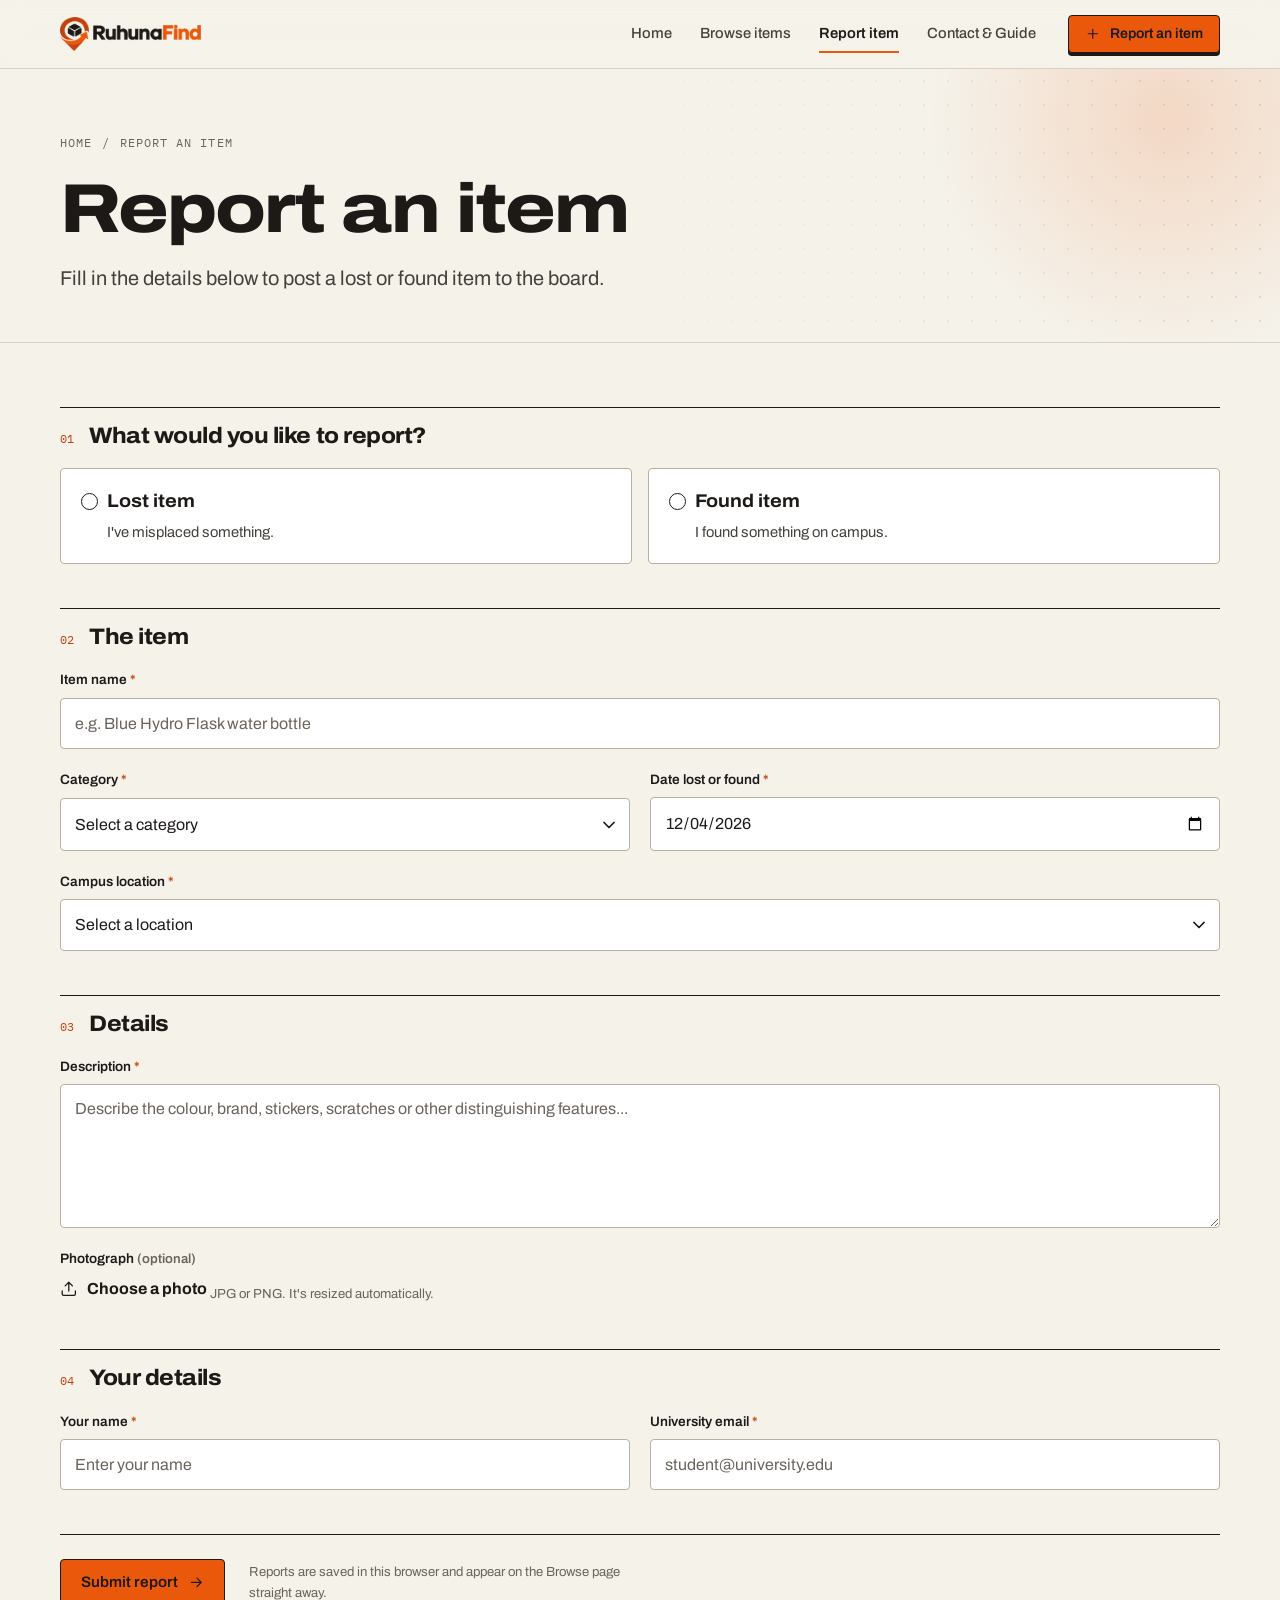
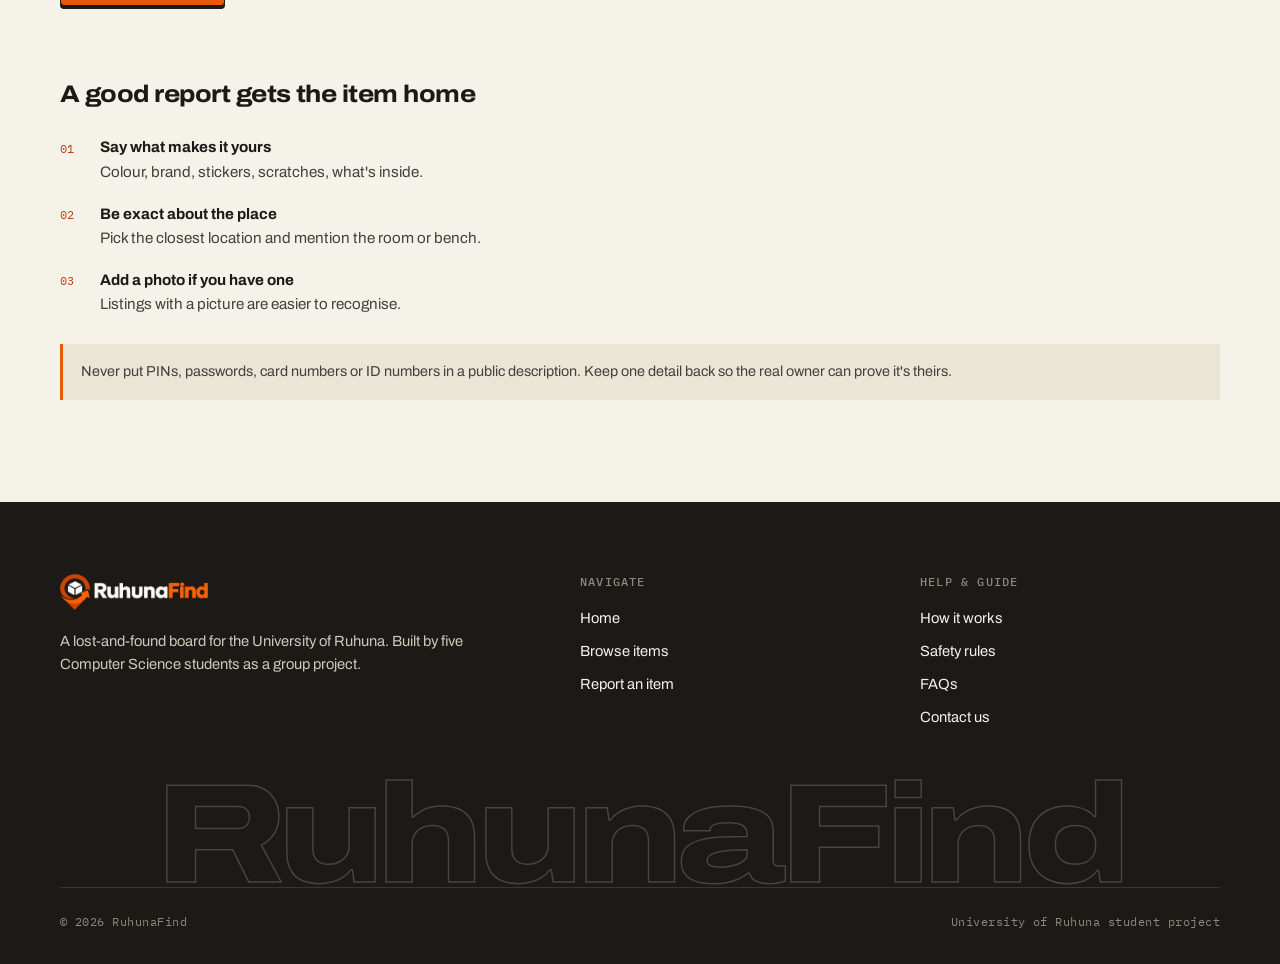
<file: report.html>
<!DOCTYPE html>
<html lang="en">
<head>
  <meta charset="UTF-8">
  <meta name="viewport" content="width=device-width, initial-scale=1">
  <title>Report an item - RuhunaFind</title>
  <meta name="description" content="Report a lost or found item on the University of Ruhuna campus.">
  <meta name="theme-color" content="#f5f2ea">
  <meta property="og:type" content="website">
  <meta property="og:site_name" content="RuhunaFind">
  <meta property="og:title" content="Report an item - RuhunaFind">
  <meta property="og:description" content="Report a lost or found item on the University of Ruhuna campus.">
  <meta property="og:image" content="images/logo.png">
  <link rel="icon" type="image/png" href="images/favicon.png">
  <link rel="apple-touch-icon" href="images/apple-touch-icon.png">
  <link rel="stylesheet" href="css/base.css">
  <link rel="stylesheet" href="css/report.css">
</head>
<body data-page="report">

  <header class="site-header" data-nav="report">
    <a class="skip" href="#main">Skip to content</a>
    <div class="wrap nav">
      <a class="nav__logo" href="index.html" aria-label="RuhunaFind home">
        <img src="images/logo.png" alt="RuhunaFind" width="141" height="34">
      </a>
      <button class="nav__toggle" type="button" aria-label="Open menu" aria-expanded="false" aria-controls="nav-menu">
        <span></span><span></span>
      </button>
      <nav class="nav__menu" id="nav-menu" aria-label="Main">
        <ul>
          <li><a href="index.html">Home</a></li>
          <li><a href="browse.html">Browse items</a></li>
          <li><a href="report.html" aria-current="page">Report item</a></li>
          <li><a href="contact.html">Contact &amp; Guide</a></li>
        </ul>
        <a class="btn btn--primary btn--sm" href="report.html">
          <svg class="i" aria-hidden="true" focusable="false"><use href="#i-plus"/></svg> Report an item
        </a>
      </nav>
    </div>
    <div class="progress" aria-hidden="true"></div>
  </header>

  <main id="main">
    <section class="page-head" id="report-intro">
      <div class="wrap">
        <p class="crumbs mono caps"><a href="index.html">Home</a><span>/</span><span>Report an item</span></p>
        <h1>Report an item</h1>
        <p class="lead">Fill in the details below to post a lost or found item to the board.</p>
      </div>
    </section>

    <div class="wrap">
      <div class="report">
        <aside class="report__aside" aria-label="Tips for a good report">
          <h2>A good report gets the item home</h2>
          <ol class="tips" role="list">
            <li><div><strong>Say what makes it yours</strong>Colour, brand, stickers, scratches, what's inside.</div></li>
            <li><div><strong>Be exact about the place</strong>Pick the closest location and mention the room or bench.</div></li>
            <li><div><strong>Add a photo if you have one</strong>Listings with a picture are easier to recognise.</div></li>
          </ol>
          <p class="aside-note">Never put PINs, passwords, card numbers or ID numbers in a public description. Keep one detail back so the real owner can prove it's theirs.</p>
        </aside>

        <div>
          <form class="form" id="report-form" novalidate>
             <fieldset class="fsec">
              <div class="fsec__head"><span class="mono">01</span><h2>What would you like to report?</h2></div>
              <div class="choices" role="radiogroup">
                <label class="choice">
                  <input type="radio" name="type" value="lost">
                  <span class="choice__body"><strong>Lost item</strong><span>I've misplaced something.</span></span>
                </label>
                <label class="choice">
                  <input type="radio" name="type" value="found">
                  <span class="choice__body"><strong>Found item</strong><span>I found something on campus.</span></span>
                </label>
              </div>
              <p class="field__err" id="err-type" role="alert"></p>
            </fieldset>

            <fieldset class="fsec">
              <div class="fsec__head"><span class="mono">02</span><h2>The item</h2></div>
              <div class="fgrid">
                <div class="field span-2">
                  <label for="title">Item name <span class="req">*</span></label>
                  <input class="input" id="title" name="title" type="text" placeholder="e.g. Blue Hydro Flask water bottle" maxlength="80" autocomplete="off">
                  <p class="field__err" id="err-title" role="alert"></p>
                </div>
                <div class="field">
                  <label for="category">Category <span class="req">*</span></label>
                  <select class="select" id="category" name="category"></select>
                  <p class="field__err" id="err-category" role="alert"></p>
                </div>
                <div class="field">
                  <label for="date">Date lost or found <span class="req">*</span></label>
                  <input class="input" id="date" name="date" type="date">
                  <p class="field__err" id="err-date" role="alert"></p>
                </div>
                <div class="field span-2">
                  <label for="location">Campus location <span class="req">*</span></label>
                  <select class="select" id="location" name="location"></select>
                  <p class="field__err" id="err-location" role="alert"></p>
                </div>
              </div>
            </fieldset>
              <fieldset class="fsec">
              <div class="fsec__head"><span class="mono">03</span><h2>Details</h2></div>
              <div class="field">
                <label for="desc">Description <span class="req">*</span></label>
                <textarea class="textarea" id="desc" name="desc" placeholder="Describe the colour, brand, stickers, scratches or other distinguishing features..." maxlength="600"></textarea>
                <p class="field__err" id="err-desc" role="alert"></p>
              </div>
              <div class="field">
                <span class="label">Photograph <span class="hint">(optional)</span></span>
                <div class="upload" id="upload">
                  <input type="file" id="photo" name="photo" accept="image/*" aria-label="Upload a photograph of the item">
                  <strong><svg class="i" aria-hidden="true"><use href="#i-upload"/></svg> Choose a photo</strong>
                  <span class="hint" id="upload-name">JPG or PNG. It's resized automatically.</span>
                  <img class="upload__preview" id="preview" alt="Preview of the selected photograph">
                </div>
              </div>
            </fieldset>

            <fieldset class="fsec">
              <div class="fsec__head"><span class="mono">04</span><h2>Your details</h2></div>
              <div class="fgrid">
                <div class="field">
                  <label for="reporterName">Your name <span class="req">*</span></label>
                  <input class="input" id="reporterName" name="reporterName" type="text" placeholder="Enter your name" autocomplete="name">
                  <p class="field__err" id="err-name" role="alert"></p>
                </div>
                <div class="field">
                  <label for="email">University email <span class="req">*</span></label>
                  <input class="input" id="email" name="email" type="email" placeholder="student@university.edu" autocomplete="email">
                  <p class="field__err" id="err-email" role="alert"></p>
                </div>
              </div>
            </fieldset>

            <div class="form__submit">
              <button class="btn btn--primary" type="submit">Submit report <svg class="i" aria-hidden="true"><use href="#i-arrow"/></svg></button>
              <p class="hint">Reports are saved in this browser and appear on the Browse page straight away.</p>
            </div>
          </form>
           <section class="done" id="done" hidden aria-live="polite">
            <p class="eyebrow">Report submitted</p>
            <h2 id="done-title" tabindex="-1">Thanks - it's on the board.</h2>
            <p class="lead">Keep an eye on your university inbox. If someone recognises the item, they'll write to you there.</p>
            <div id="done-ticket"></div>
            <div class="done__actions">
              <a class="btn btn--primary" id="done-view" href="browse.html">View on the board <svg class="i" aria-hidden="true"><use href="#i-arrow"/></svg></a>
              <button class="btn" type="button" id="done-again">Report another item</button>
            </div>
          </section> <section class="done" id="done" hidden aria-live="polite">
            <p class="eyebrow">Report submitted</p>
            <h2 id="done-title" tabindex="-1">Thanks - it's on the board.</h2>
            <p class="lead">Keep an eye on your university inbox. If someone recognises the item, they'll write to you there.</p>
            <div id="done-ticket"></div>
            <div class="done__actions">
              <a class="btn btn--primary" id="done-view" href="browse.html">View on the board <svg class="i" aria-hidden="true"><use href="#i-arrow"/></svg></a>
              <button class="btn" type="button" id="done-again">Report another item</button>
            </div>
          </section>
        </div>
      </div>
    </div>
  </main>

  <footer class="site-footer">
    <div class="wrap">
      <div class="footer__top">
        <div class="footer__brand">
          <img src="images/logo-white.png" alt="RuhunaFind" width="146" height="36">
          <p>A lost-and-found board for the University of Ruhuna. Built by five Computer Science students as a group project.</p>
        </div>
        <div class="footer__col">
          <h2>Navigate</h2>
          <ul>
            <li><a href="index.html">Home</a></li>
            <li><a href="browse.html">Browse items</a></li>
            <li><a href="report.html">Report an item</a></li>
          </ul>
        </div>
        <div class="footer__col">
          <h2>Help &amp; Guide</h2>
          <ul>
            <li><a href="contact.html#guide">How it works</a></li>
            <li><a href="contact.html#rules">Safety rules</a></li>
            <li><a href="contact.html#faq">FAQs</a></li>
            <li><a href="contact.html">Contact us</a></li>
          </ul>
        </div>
      </div>
      <div class="footer__mark" aria-hidden="true">RuhunaFind</div>
      <div class="footer__bottom mono">
        <span>&copy; 2026 RuhunaFind</span>
        <span>University of Ruhuna student project</span>
      </div>
    </div>
  </footer>
  <script src="js/script.js"></script>
</body>
</html>
</file>
<file: css/base.css>
/* ==========================================================================
   RuhunaFind — Base Stylesheet (css/base.css)
   Owned by: Member 1 (Team Leader - K.L. Dulaksha Harith Bandara)
   Scope: Design tokens, CSS reset, typography, header, footer, shared cards & forms.
   ========================================================================== */

/* 01 — Fonts & Tokens ----------------------------------------------------- */

@font-face {
  font-family: "Archivo";
  src: url("../fonts/archivo-latin-wdth-normal.woff2") format("woff2");
  font-weight: 100 900;
  font-stretch: 62% 125%;
  font-display: swap;
}

@font-face {
  font-family: "Plex Mono";
  src: url("../fonts/ibm-plex-mono-latin-400-normal.woff2") format("woff2");
  font-weight: 400;
  font-display: swap;
}

@font-face {
  font-family: "Plex Mono";
  src: url("../fonts/ibm-plex-mono-latin-500-normal.woff2") format("woff2");
  font-weight: 500;
  font-display: swap;
}

:root {
  --paper: #f5f2ea;
  --paper-2: #ebe5d6;
  --white: #ffffff;
  --ink: #1c1917;
  --ink-2: #44403c;
  --ink-3: #6b645d;
  --line: #d8d1c2;
  --line-2: #b9b0a0;

  --orange: #ea580c;
  --orange-deep: #c2410c;
  --green: #1f6b45;

  --f-body: "Archivo", "Helvetica Neue", Arial, sans-serif;
  --f-mono: "Plex Mono", ui-monospace, "SF Mono", Menlo, Consolas, monospace;

  --wrap: 1240px;
  --gutter: clamp(1.25rem, 4vw, 2.5rem);
  --radius: 4px;
  --header-h: 4.25rem;
}

/* 02 — Reset & Base Typography -------------------------------------------- */

*, *::before, *::after {
  box-sizing: border-box;
}

* {
  margin: 0;
}

html {
  -webkit-text-size-adjust: 100%;
  scroll-padding-top: calc(var(--header-h) + 1rem);
}

body {
  font-family: var(--f-body);
  font-size: 1rem;
  line-height: 1.6;
  color: var(--ink);
  background: var(--paper);
  -webkit-font-smoothing: antialiased;
  text-rendering: optimizeLegibility;
  min-height: 100vh;
  display: flex;
  flex-direction: column;
}

main {
  flex: 1 0 auto;
}

img, svg {
  display: block;
  max-width: 100%;
}

[hidden] {
  display: none !important;
}

button, input, select, textarea {
  font: inherit;
  color: inherit;
}

button {
  cursor: pointer;
}

ul[role="list"], ol[role="list"] {
  list-style: none;
  padding: 0;
}

a {
  color: inherit;
  text-decoration-thickness: 1px;
  text-underline-offset: 0.2em;
}

:focus-visible {
  outline: 2px solid var(--orange);
  outline-offset: 3px;
  border-radius: 2px;
}

::selection {
  background: var(--orange);
  color: var(--ink);
}

.wrap {
  width: 100%;
  max-width: var(--wrap);
  margin-inline: auto;
  padding-inline: var(--gutter);
}

.skip {
  position: absolute;
  left: 1rem;
  top: -4rem;
  z-index: 100;
  background: var(--ink);
  color: var(--paper);
  padding: 0.6rem 1rem;
  border-radius: var(--radius);
}

.skip:focus {
  top: 0.75rem;
}

.visually-hidden {
  position: absolute !important;
  width: 1px;
  height: 1px;
  overflow: hidden;
  clip: rect(0 0 0 0);
  white-space: nowrap;
}

.mono {
  font-family: var(--f-mono);
  font-size: 0.75rem;
  letter-spacing: 0.04em;
}

.caps {
  text-transform: uppercase;
  letter-spacing: 0.09em;
}

.display, h1 {
  font-weight: 800;
  font-stretch: 118%;
  line-height: 0.96;
  letter-spacing: -0.028em;
  text-wrap: balance;
}

h2 {
  font-weight: 750;
  font-stretch: 112%;
  line-height: 1.04;
  letter-spacing: -0.022em;
  font-size: clamp(1.85rem, 3.6vw, 3rem);
  text-wrap: balance;
}

h3 {
  font-weight: 700;
  font-stretch: 105%;
  line-height: 1.2;
  letter-spacing: -0.01em;
}

.eyebrow {
  display: inline-flex;
  align-items: center;
  gap: 0.6rem;
  font-family: var(--f-mono);
  font-size: 0.75rem;
  letter-spacing: 0.09em;
  text-transform: uppercase;
  color: var(--ink-2);
}

.eyebrow::before {
  content: "";
  width: 0.55rem;
  height: 0.55rem;
  background: var(--orange);
  flex: none;
}

.lead {
  font-size: clamp(1.05rem, 1.6vw, 1.25rem);
  line-height: 1.55;
  color: var(--ink-2);
  max-width: 38rem;
  text-wrap: pretty;
}

.i {
  width: 1.1em;
  height: 1.1em;
  flex: none;
}

.i--xl {
  width: 3.25rem;
  height: 3.25rem;
}

.text-link {
  display: inline-flex;
  align-items: center;
  gap: 0.5rem;
  font-weight: 600;
  text-decoration: none;
  border-bottom: 1.5px solid currentColor;
  padding-bottom: 0.1rem;
}

.text-link .i {
  transition: transform 0.2s ease;
}

.text-link:hover .i {
  transform: translateX(4px);
}

/* 03 — Global Header & Navigation ----------------------------------------- */

.site-header {
  position: sticky;
  top: 0;
  z-index: 50;
  background: rgba(245, 242, 234, 0.85);
  -webkit-backdrop-filter: blur(14px) saturate(1.5);
  backdrop-filter: blur(14px) saturate(1.5);
  border-bottom: 1px solid var(--line);
  transition: box-shadow 0.25s ease;
}

.site-header.is-scrolled {
  box-shadow: 0 12px 30px -22px rgba(28, 25, 23, 0.55);
}

.progress {
  position: absolute;
  left: 0;
  bottom: -1px;
  height: 3px;
  width: 100%;
  background: var(--orange);
  transform: scaleX(var(--p, 0));
  transform-origin: left;
  pointer-events: none;
}

.nav {
  display: flex;
  align-items: center;
  justify-content: space-between;
  gap: 1.5rem;
  min-height: var(--header-h);
}

.nav__logo img {
  height: 34px;
  width: auto;
}

.nav__menu {
  display: flex;
  align-items: center;
  gap: 2rem;
}

.nav__menu ul {
  display: flex;
  gap: 1.75rem;
  list-style: none;
  padding: 0;
}

.nav__menu li a:not(.btn) {
  position: relative;
  display: inline-block;
  padding-block: 0.35rem;
  font-size: 0.92rem;
  font-weight: 500;
  text-decoration: none;
  color: var(--ink-2);
}

.nav__menu li a:not(.btn)::after {
  content: "";
  position: absolute;
  left: 0;
  right: 0;
  bottom: -2px;
  height: 2px;
  background: var(--orange);
  transform: scaleX(0);
  transform-origin: left;
  transition: transform 0.2s ease;
}

.nav__menu li a:not(.btn):hover {
  color: var(--ink);
}

.nav__menu li a:not(.btn):hover::after,
.nav__menu li a[aria-current="page"]::after {
  transform: scaleX(1);
}

.nav__menu li a[aria-current="page"] {
  color: var(--ink);
  font-weight: 600;
}

.nav__toggle {
  display: none;
  position: relative;
  width: 44px;
  height: 44px;
  background: none;
  border: 1.5px solid var(--ink);
  border-radius: var(--radius);
}

.nav__toggle span {
  position: absolute;
  left: 11px;
  right: 11px;
  height: 2px;
  background: var(--ink);
  transition: transform 0.2s ease, top 0.2s ease;
}

.nav__toggle span:first-child {
  top: 16px;
}

.nav__toggle span:last-child {
  top: 25px;
}

.site-header.is-open .nav__toggle span:first-child {
  top: 20px;
  transform: rotate(45deg);
}

.site-header.is-open .nav__toggle span:last-child {
  top: 20px;
  transform: rotate(-45deg);
}

@media (max-width: 900px) {
  .nav__toggle {
    display: block;
  }

  .nav__menu {
    display: none;
    position: absolute;
    top: 100%;
    left: 0;
    right: 0;
    flex-direction: column;
    align-items: stretch;
    gap: 1.25rem;
    padding: 1.25rem var(--gutter) 1.75rem;
    background: var(--paper);
    border-bottom: 1.5px solid var(--ink);
    box-shadow: 0 24px 40px -24px rgba(28, 25, 23, 0.4);
  }

  .site-header.is-open .nav__menu {
    display: flex;
  }

  .nav__menu ul {
    flex-direction: column;
    gap: 0;
  }

  .nav__menu li {
    border-bottom: 1px solid var(--line);
  }

  .nav__menu li a:not(.btn) {
    display: block;
    padding-block: 0.95rem;
    font-size: 1.1rem;
  }

  .nav__menu li a:not(.btn)::after {
    display: none;
  }

  .nav__menu li a[aria-current="page"] {
    color: var(--orange-deep);
  }

  .nav__menu .btn {
    width: 100%;
  }

  .site-header {
    -webkit-backdrop-filter: none;
    backdrop-filter: none;
    background: var(--paper);
  }
}

/* 04 — Global Buttons & Badges -------------------------------------------- */

.btn {
  display: inline-flex;
  align-items: center;
  justify-content: center;
  gap: 0.6rem;
  padding: 0.8rem 1.25rem;
  min-height: 2.9rem;
  font-weight: 600;
  font-size: 0.95rem;
  line-height: 1;
  text-decoration: none;
  white-space: nowrap;
  color: var(--ink);
  background: transparent;
  border: 1.5px solid var(--ink);
  border-radius: var(--radius);
  transition: background-color 0.18s ease, color 0.18s ease, transform 0.18s ease, box-shadow 0.18s ease;
  box-shadow: 0 0 0 0 var(--ink);
}

.btn:hover {
  background: var(--ink);
  color: var(--paper);
  transform: translateY(-2px);
}

.btn:active {
  transform: translateY(1px);
  box-shadow: none;
}

.btn--primary {
  background: var(--orange);
  box-shadow: 0 3px 0 0 var(--ink);
}

.btn--primary:hover {
  background: var(--ink);
  color: var(--paper);
  box-shadow: 0 5px 0 0 var(--orange-deep);
}

.btn--ink {
  background: var(--ink);
  color: var(--paper);
}

.btn--ink:hover {
  background: var(--orange);
  color: var(--ink);
  box-shadow: 0 5px 0 0 var(--orange-deep);
}

.btn--sm {
  min-height: 2.4rem;
  padding: 0.55rem 1rem;
  font-size: 0.88rem;
}

.btn .i {
  transition: transform 0.2s ease;
}

.btn:hover .i {
  transform: translateX(3px);
}

.btn--block {
  width: 100%;
}

.tag {
  display: inline-flex;
  align-items: center;
  gap: 0.45rem;
  font-family: var(--f-mono);
  font-size: 0.7rem;
  font-weight: 500;
  letter-spacing: 0.09em;
  text-transform: uppercase;
  padding: 0.3rem 0.6rem;
  border-radius: 2px;
  line-height: 1.2;
}

.tag::before {
  content: "";
  width: 6px;
  height: 6px;
  border-radius: 50%;
  background: currentColor;
}

.tag--lost {
  background: var(--orange);
  color: var(--ink);
}

.tag--found {
  background: var(--green);
  color: #ffffff;
}

/* 05 — Shared Ticket Card Primitives -------------------------------------- */

.ticket {
  --notch: var(--paper);
  position: relative;
  display: flex;
  flex-direction: column;
  background: var(--white);
  border: 1px solid var(--line);
  border-radius: var(--radius);
  transition: transform 0.2s ease, border-color 0.2s ease, box-shadow 0.2s ease;
}

.ticket:hover {
  transform: translateY(-4px);
  border-color: var(--ink);
  box-shadow: 0 22px 34px -22px rgba(28, 25, 23, 0.5);
}

.ticket__media {
  position: relative;
  aspect-ratio: 4 / 3;
  overflow: hidden;
  background: var(--paper-2);
  border-radius: 2px;
  margin: 0.5rem 0.5rem 0;
}

.ticket__media img {
  width: 100%;
  height: 100%;
  object-fit: cover;
  transition: transform 0.5s ease;
}

.ticket:hover .ticket__media img {
  transform: scale(1.04);
}

.ticket__media .tag {
  position: absolute;
  top: 0.6rem;
  left: 0.6rem;
  z-index: 2;
}

.ticket__ph {
  height: 100%;
  display: grid;
  place-content: center;
  justify-items: center;
  gap: 0.6rem;
  color: var(--ink-3);
  background:
    repeating-linear-gradient(135deg, transparent 0 11px, rgba(28, 25, 23, 0.045) 11px 12px),
    var(--paper-2);
}

.ticket__ph .i {
  stroke-width: 1.25;
}

.ticket__perf {
  position: relative;
  height: 0;
  margin: 0.8rem 0.9rem 0;
  border-top: 1.5px dashed var(--line-2);
}

.ticket__body + .ticket__perf {
  margin-top: 0;
}

.ticket__perf::before, .ticket__perf::after {
  content: "";
  position: absolute;
  top: -9px;
  width: 18px;
  height: 18px;
  border-radius: 50%;
  background: var(--notch);
  border: 1px solid var(--line);
}

.ticket__perf::before {
  left: calc(-0.9rem - 9px - 1px);
  clip-path: inset(0 0 0 50%);
}

.ticket__perf::after {
  right: calc(-0.9rem - 9px - 1px);
  clip-path: inset(0 50% 0 0);
}

.ticket:hover .ticket__perf::before,
.ticket:hover .ticket__perf::after {
  border-color: var(--ink);
}

.ticket__body {
  display: grid;
  gap: 0.7rem;
  padding: 1.1rem 1.15rem 1.2rem;
  flex: 1;
  align-content: start;
}

.ticket__top {
  display: flex;
  justify-content: space-between;
  gap: 0.75rem;
  color: var(--ink-3);
}

.ticket__title {
  font-size: 1.15rem;
  line-height: 1.2;
  min-height: 2.4em;
  display: -webkit-box;
  -webkit-line-clamp: 2;
  -webkit-box-orient: vertical;
  overflow: hidden;
}

.ticket__facts {
  list-style: none;
  padding: 0;
  display: grid;
  gap: 0.3rem;
  font-size: 0.9rem;
  color: var(--ink-2);
}

.ticket__facts li {
  display: flex;
  align-items: center;
  gap: 0.55rem;
}

.ticket__facts .i {
  color: var(--ink-3);
  width: 1rem;
  height: 1rem;
}

.ticket__more {
  margin-top: 0.35rem;
  display: inline-flex;
  align-items: center;
  gap: 0.45rem;
  font-weight: 600;
  font-size: 0.9rem;
  text-decoration: none;
  justify-self: start;
}

.ticket__more::after {
  content: "";
  position: absolute;
  inset: 0;
}

.ticket__more .i {
  transition: transform 0.2s ease;
}

.ticket:hover .ticket__more .i {
  transform: translateX(4px);
}

.ticket--lg .ticket__media {
  aspect-ratio: 5 / 4;
}

.ticket--lg .ticket__title {
  font-size: 1.45rem;
  min-height: 0;
  -webkit-line-clamp: 3;
}

.ticket__stub {
  display: flex;
  align-items: center;
  justify-content: space-between;
  gap: 1rem;
  padding: 0.95rem 1.15rem 1.1rem;
  background: var(--paper-2);
  border-radius: 0 0 3px 3px;
}

.ticket__stub-text {
  display: grid;
  gap: 0.1rem;
}

.ticket__stub-text span:first-child {
  color: var(--ink-3);
}

.ticket__stub-text strong {
  font-family: var(--f-mono);
  font-weight: 500;
  font-size: 1.05rem;
  letter-spacing: 0.06em;
}

.barcode {
  flex: none;
  width: 120px;
  height: 38px;
  background: repeating-linear-gradient(90deg,
    var(--ink) 0 2px, transparent 2px 4px, var(--ink) 4px 5px, transparent 5px 8px,
    var(--ink) 8px 11px, transparent 11px 12px, var(--ink) 12px 13px, transparent 13px 16px);
  -webkit-mask: linear-gradient(90deg, #000 0 78%, transparent 78% 82%, #000 82%);
  mask: linear-gradient(90deg, #000 0 78%, transparent 78% 82%, #000 82%);
}

.ticket--lg .ticket__perf::before,
.ticket--lg .ticket__perf::after {
  --notch: var(--paper);
}

.ticket--lg .ticket__perf {
  margin-inline: 1rem;
}

.ticket--lg .ticket__body + .ticket__perf {
  margin-top: 0;
}

.ticket--lg .ticket__perf::before {
  left: calc(-1rem - 9px - 1px);
}

.ticket--lg .ticket__perf::after {
  right: calc(-1rem - 9px - 1px);
}

.ticket--static:hover {
  transform: none;
  border-color: var(--line);
  box-shadow: none;
}

.ticket--static:hover .ticket__media img {
  transform: none;
}

.ticket--static:hover .ticket__perf::before,
.ticket--static:hover .ticket__perf::after {
  border-color: var(--line);
}

.ticket-grid {
  display: grid;
  gap: 1.5rem;
  grid-template-columns: repeat(auto-fill, minmax(260px, 1fr));
}

.ticket-grid .ticket {
  animation: rise 0.6s cubic-bezier(0.2, 0.7, 0.2, 1) backwards;
}

.ticket-grid .ticket:nth-child(2) { animation-delay: 0.05s; }
.ticket-grid .ticket:nth-child(3) { animation-delay: 0.1s; }
.ticket-grid .ticket:nth-child(4) { animation-delay: 0.15s; }
.ticket-grid .ticket:nth-child(n+5) { animation-delay: 0.2s; }

/* 06 — Shared Form Controls ------------------------------------------------ */

.field {
  display: grid;
  gap: 0.4rem;
}

.field label, .field .label {
  font-weight: 600;
  font-size: 0.85rem;
}

.select, .input, .textarea {
  width: 100%;
  background: var(--white);
  border: 1px solid var(--line-2);
  border-radius: var(--radius);
  padding: 0.75rem 0.9rem;
  min-height: 2.9rem;
  transition: border-color 0.15s, box-shadow 0.15s;
}

.select {
  appearance: none;
  padding-right: 2.4rem;
  background-image: url("data:image/svg+xml,%3Csvg xmlns='http://www.w3.org/2000/svg' width='12' height='8' viewBox='0 0 12 8'%3E%3Cpath d='M1 1.5l5 5 5-5' fill='none' stroke='%231c1917' stroke-width='1.75' stroke-linecap='round' stroke-linejoin='round'/%3E%3C/svg%3E");
  background-repeat: no-repeat;
  background-position: right 0.9rem center;
}

.select:hover, .input:hover, .textarea:hover {
  border-color: var(--ink);
}

.select:focus, .input:focus, .textarea:focus {
  outline: none;
  border-color: var(--ink);
  box-shadow: 0 0 0 3px var(--orange);
}

.textarea {
  min-height: 9rem;
  resize: vertical;
  line-height: 1.5;
}

.input::placeholder, .textarea::placeholder {
  color: var(--ink-3);
}

.hint {
  font-size: 0.82rem;
  color: var(--ink-3);
}

.req {
  color: var(--orange-deep);
}

.field__err {
  color: #b42318;
  font-size: 0.85rem;
  font-weight: 500;
  min-height: 0;
}

.field__err:empty {
  display: none;
}

[aria-invalid="true"] {
  border-color: #b42318 !important;
}

/* 07 — Shared Page Head Banner -------------------------------------------- */

.page-head {
  padding-block: clamp(2.5rem, 5vw, 4.25rem) clamp(2rem, 4vw, 3rem);
  border-bottom: 1px solid var(--line);
  position: relative;
  overflow: hidden;
  isolation: isolate;
}

.page-head::before {
  content: "";
  position: absolute;
  z-index: -1;
  right: -8rem;
  top: -12rem;
  width: 30rem;
  height: 30rem;
  pointer-events: none;
  background: radial-gradient(closest-side, rgba(234, 88, 12, 0.17), transparent);
}

.page-head::after {
  content: "";
  position: absolute;
  z-index: -1;
  inset: 0;
  pointer-events: none;
  background-image: radial-gradient(rgba(28, 25, 23, 0.1) 1px, transparent 1.3px);
  background-size: 24px 24px;
  -webkit-mask-image: linear-gradient(to left, #000, transparent 55%);
  mask-image: linear-gradient(to left, #000, transparent 55%);
}

.crumbs {
  display: flex;
  gap: 0.6rem;
  color: var(--ink-3);
  margin-bottom: 1.5rem;
}

.crumbs a {
  text-decoration: none;
}

.crumbs a:hover {
  color: var(--ink);
  text-decoration: underline;
}

.page-head h1 {
  font-size: clamp(2.4rem, 5.4vw, 4.5rem);
}

.page-head .lead {
  margin-top: 1.25rem;
}

.page-head__row {
  display: flex;
  justify-content: space-between;
  align-items: flex-end;
  gap: 2rem;
  flex-wrap: wrap;
}

/* 08 — Global Footer ------------------------------------------------------ */

.site-footer {
  background: var(--ink);
  color: #cfc8ba;
  font-size: 0.92rem;
  position: relative;
  overflow: hidden;
  margin-top: auto;
}

.footer__top {
  display: grid;
  grid-template-columns: minmax(0, 1.6fr) repeat(2, minmax(0, 1fr));
  gap: 2.5rem;
  padding-block: clamp(3rem, 6vw, 4.5rem) 3rem;
}

.footer__brand img {
  height: 36px;
  width: auto;
  margin-bottom: 1.25rem;
}

.footer__brand p {
  max-width: 26rem;
}

.footer__col h2 {
  font-family: var(--f-mono);
  font-weight: 500;
  font-stretch: 100%;
  font-size: 0.75rem;
  letter-spacing: 0.1em;
  text-transform: uppercase;
  color: #8f877a;
  margin-bottom: 1rem;
  line-height: 1.4;
}

.footer__col ul {
  list-style: none;
  padding: 0;
  display: grid;
  gap: 0.6rem;
}

.footer__col a {
  text-decoration: none;
  color: var(--paper);
}

.footer__col a:hover {
  color: var(--orange);
  text-decoration: underline;
  text-underline-offset: 0.25em;
}

.footer__mark {
  font-weight: 800;
  font-stretch: 125%;
  font-size: clamp(2.25rem, 11vw, 10rem);
  line-height: 0.82;
  letter-spacing: -0.045em;
  text-align: center;
  white-space: nowrap;
  color: transparent;
  -webkit-text-stroke: 1.5px #4a443d;
  user-select: none;
  padding-bottom: 0.08em;
  margin-bottom: -0.12em;
  transition: -webkit-text-stroke-color 0.3s;
}

.site-footer:hover .footer__mark {
  -webkit-text-stroke-color: var(--orange);
}

.footer__bottom {
  display: flex;
  justify-content: space-between;
  gap: 1rem;
  flex-wrap: wrap;
  padding-block: 1.5rem 2rem;
  border-top: 1px solid #3a3530;
  color: #8f877a;
}

@media (max-width: 640px) {
  .footer__top {
    grid-template-columns: 1fr 1fr;
  }

  .footer__brand {
    grid-column: 1 / -1;
  }
}

/* 09 — Shared Animations & Reduced Motion ---------------------------------- */

@keyframes rise {
  from {
    opacity: 0;
    transform: translateY(22px);
  }
}

@keyframes drop {
  from {
    opacity: 0;
    transform: translateY(46px) rotate(-7deg) scale(0.96);
  }
}

@keyframes ping {
  0% { box-shadow: 0 0 0 0 rgba(31, 107, 69, 0.55); }
  80%, 100% { box-shadow: 0 0 0 9px rgba(31, 107, 69, 0); }
}

@keyframes pop {
  from {
    opacity: 0;
    transform: translateY(18px) scale(0.975);
  }
}

.js-reveal .reveal {
  opacity: 0;
  transform: translateY(26px);
  transition: opacity 0.8s cubic-bezier(0.2, 0.7, 0.2, 1) var(--d, 0s),
              transform 0.8s cubic-bezier(0.2, 0.7, 0.2, 1) var(--d, 0s);
}

.js-reveal .reveal.in {
  opacity: 1;
  transform: none;
}

@media (prefers-reduced-motion: reduce) {
  *, *::before, *::after {
    transition: none !important;
    animation: none !important;
    scroll-behavior: auto !important;
  }

  .ticket:hover {
    transform: none;
  }

  .js-reveal .reveal {
    opacity: 1;
    transform: none;
  }
}
</file>
<file: css/home.css>
/* ==========================================================================
   RuhunaFind — Home Page Stylesheet (css/home.css)
   Owned by: Member 1 (Team Leader - K.L. Dulaksha Harith Bandara)
   Scope: Hero showcase, campus marquee, live stats, categories, 3-step guide, CTA.
   ========================================================================== */

/* 01 — Hero Showcase ------------------------------------------------------ */

.hero {
  padding-block: clamp(2.75rem, 6vw, 5.5rem) clamp(3.25rem, 6vw, 5.5rem);
  border-bottom: 1px solid var(--line);
  overflow: hidden;
  position: relative;
  isolation: isolate;
}

.hero::before {
  content: "";
  position: absolute;
  z-index: -1;
  right: -12rem;
  top: -14rem;
  width: 44rem;
  height: 44rem;
  pointer-events: none;
  background: radial-gradient(closest-side, rgba(234, 88, 12, 0.24), rgba(234, 88, 12, 0));
}

.hero::after {
  content: "";
  position: absolute;
  z-index: -1;
  inset: 0;
  pointer-events: none;
  background-image: radial-gradient(rgba(28, 25, 23, 0.13) 1px, transparent 1.3px);
  background-size: 24px 24px;
  -webkit-mask-image: linear-gradient(to bottom, #000, transparent 88%);
  mask-image: linear-gradient(to bottom, #000, transparent 88%);
}

.hero__grid {
  display: grid;
  grid-template-columns: minmax(0, 1.2fr) minmax(0, 0.8fr);
  gap: clamp(2.5rem, 6vw, 5.5rem);
  align-items: center;
}

.hero h1 {
  font-size: clamp(2.7rem, 6.6vw, 5.4rem);
  margin-block: 1.5rem 1.5rem;
}

.hero h1 .hl {
  color: var(--orange);
  position: relative;
  white-space: nowrap;
}

.hero h1 .hl::after {
  content: "";
  position: absolute;
  left: 0;
  right: 0;
  bottom: -0.04em;
  height: 0.09em;
  background: var(--ink);
  transform: scaleX(0);
  transform-origin: left;
  animation: swipe 0.8s 0.9s cubic-bezier(0.2, 0.7, 0.2, 1) forwards;
}

.hero .lead {
  margin-bottom: 2.25rem;
}

.hero__copy > * {
  animation: rise 0.85s cubic-bezier(0.2, 0.7, 0.2, 1) backwards;
}

.hero__copy > :nth-child(2) { animation-delay: 0.08s; }
.hero__copy > :nth-child(3) { animation-delay: 0.16s; }
.hero__copy > :nth-child(4) { animation-delay: 0.24s; }
.hero__copy > :nth-child(5) { animation-delay: 0.32s; }
.hero__copy > :nth-child(6) { animation-delay: 0.4s; }

/* Hero Search Bar */
.search {
  display: flex;
  align-items: stretch;
  max-width: 40rem;
  background: var(--white);
  border: 1.5px solid var(--ink);
  border-radius: var(--radius);
  transition: box-shadow 0.18s ease;
}

.search:focus-within {
  box-shadow: 0 0 0 3px var(--orange);
}

.search__field {
  flex: 1;
  display: flex;
  align-items: center;
  gap: 0.75rem;
  padding-inline: 1rem;
  min-width: 0;
}

.search__field .i {
  color: var(--ink-3);
}

.search input {
  flex: 1;
  min-width: 0;
  border: 0;
  background: none;
  padding-block: 1rem;
  outline: none;
  font-size: 1rem;
}

.search input::placeholder {
  color: var(--ink-3);
}

.search .btn {
  border-radius: 0 2px 2px 0;
  border-width: 0 0 0 1.5px;
  min-height: 0;
}

.hero__try {
  display: flex;
  flex-wrap: wrap;
  align-items: center;
  gap: 0.5rem 0.6rem;
  margin-top: 1.1rem;
  color: var(--ink-3);
}

.hero__try a {
  color: var(--ink);
  text-decoration: none;
  padding: 0.2rem 0.6rem;
  border: 1px solid var(--line-2);
  border-radius: 99px;
  transition: background-color 0.15s, border-color 0.15s;
}

.hero__try a:hover {
  background: var(--ink);
  color: var(--paper);
  border-color: var(--ink);
}

.hero__actions {
  display: flex;
  flex-wrap: wrap;
  gap: 1.25rem 2rem;
  margin-top: 2.5rem;
}

/* Hero Ticket Stack */
.hero__stack {
  position: relative;
  max-width: 25rem;
  width: 100%;
  justify-self: end;
  padding-block: 1.5rem;
}

.hero__stack .ticket--lg {
  position: relative;
  z-index: 2;
  transform: rotate(-1.5deg) translate(calc(var(--px, 0) * -1px), calc(var(--py, 0) * -1px));
  box-shadow: 0 18px 40px -22px rgba(28, 25, 23, 0.5);
  animation: drop 1s 0.25s cubic-bezier(0.2, 0.8, 0.2, 1) backwards;
}

.hero__stack .ticket--lg:hover {
  transform: rotate(-1.5deg) translate(calc(var(--px, 0) * -1px), calc(var(--py, 0) * -1px));
}

.ticket--ghost {
  position: absolute;
  z-index: 1;
  top: 0;
  right: -3.25rem;
  width: 62%;
  transform: rotate(6deg);
  opacity: 1;
  animation: floaty 7s ease-in-out infinite;
}

.ticket--ghost .ticket__media {
  aspect-ratio: 1 / 1;
}

.ticket--ghost .ticket__stub {
  padding: 0.7rem 0.9rem;
}

.ticket--ghost .barcode {
  width: 70px;
  height: 26px;
}

.hero__caption {
  margin-top: 1.75rem;
  color: var(--ink-3);
  display: flex;
  gap: 0.6rem;
  align-items: center;
}

.hero__caption::before {
  content: "";
  width: 0.55rem;
  height: 0.55rem;
  border-radius: 50%;
  background: var(--green);
  animation: ping 2s ease-out infinite;
}

/* 02 — Campus Marquee Ticker ---------------------------------------------- */

.marquee {
  background: var(--ink);
  color: var(--paper);
  overflow: hidden;
}

.marquee__track {
  display: flex;
  width: max-content;
  animation: marquee 48s linear infinite;
}

.marquee:hover .marquee__track {
  animation-play-state: paused;
}

.marquee__item {
  display: inline-flex;
  align-items: center;
  gap: 1.5rem;
  padding: 1rem 0 1rem 1.5rem;
  white-space: nowrap;
  font-family: var(--f-mono);
  font-size: 0.78rem;
  letter-spacing: 0.14em;
  text-transform: uppercase;
}

.marquee__item::after {
  content: "";
  width: 0.5rem;
  height: 0.5rem;
  background: var(--orange);
  transform: rotate(45deg);
}

/* 03 — Live Stats Section ------------------------------------------------- */

.stats {
  border-bottom: 1px solid var(--line);
  background: var(--white);
}

.stats__grid {
  display: grid;
  grid-template-columns: repeat(4, minmax(0, 1fr));
}

.stat {
  padding: clamp(1.5rem, 3vw, 2.5rem) clamp(1rem, 2vw, 1.75rem);
  border-left: 1px solid var(--line);
  display: grid;
  gap: 0.35rem;
  align-content: start;
}

.stat:first-child {
  border-left: 0;
  padding-left: 0;
}

.stat dt {
  font-family: var(--f-mono);
  font-size: 0.72rem;
  letter-spacing: 0.09em;
  text-transform: uppercase;
  color: var(--ink-3);
  order: 2;
}

.stat dd {
  margin: 0;
  order: 1;
  font-weight: 800;
  font-stretch: 118%;
  letter-spacing: -0.03em;
  line-height: 1;
  font-size: clamp(2.6rem, 5.5vw, 4.5rem);
  font-variant-numeric: tabular-nums;
}

.stat:nth-child(2) dd { color: var(--orange); }
.stat:nth-child(3) dd { color: var(--green); }

/* 04 — Content Sections & Recent Reports ---------------------------------- */

.section {
  padding-block: clamp(3.5rem, 7vw, 6rem);
}

.section-head {
  display: flex;
  align-items: flex-end;
  justify-content: space-between;
  gap: 2rem;
  margin-bottom: clamp(2rem, 4vw, 3rem);
  flex-wrap: wrap;
}

.section-head h2 {
  margin-top: 0.9rem;
}

.section-head p {
  color: var(--ink-2);
  max-width: 30rem;
  margin-top: 0.75rem;
}

/* 05 — Category Index ----------------------------------------------------- */

.catlist {
  list-style: none;
  padding: 0;
  border-bottom: 1.5px solid var(--ink);
}

.catlist a {
  position: relative;
  display: grid;
  grid-template-columns: 3.25rem minmax(0, 1.2fr) minmax(0, 1.4fr) 5.5rem 2.5rem;
  align-items: center;
  gap: 1rem;
  padding: 1.35rem 0.75rem;
  text-decoration: none;
  border-top: 1.5px solid var(--ink);
  transition: background-color 0.2s ease, color 0.2s ease, padding 0.25s ease;
}

.catlist__num {
  font-family: var(--f-mono);
  font-size: 0.8rem;
  color: var(--ink-3);
}

.catlist__name {
  display: flex;
  align-items: center;
  gap: 0.9rem;
  font-size: clamp(1.4rem, 2.8vw, 2.25rem);
  font-weight: 700;
  font-stretch: 112%;
  letter-spacing: -0.02em;
  line-height: 1.1;
}

.catlist__name .i {
  width: 1.5rem;
  height: 1.5rem;
  color: var(--orange-deep);
  stroke-width: 1.5;
}

.catlist__desc {
  color: var(--ink-2);
  font-size: 0.95rem;
}

.catlist__count {
  font-family: var(--f-mono);
  font-size: 0.8rem;
  color: var(--ink-3);
  white-space: nowrap;
  text-align: right;
  transition: color 0.2s;
}

.catlist__go {
  justify-self: end;
  display: grid;
  place-content: center;
  width: 2.5rem;
  height: 2.5rem;
  border: 1.5px solid currentColor;
  border-radius: 50%;
  transition: transform 0.2s ease, background-color 0.2s;
}

.catlist a:hover {
  background: var(--ink);
  color: var(--paper);
  padding-inline: 1.5rem;
}

.catlist a:hover .catlist__num,
.catlist a:hover .catlist__desc,
.catlist a:hover .catlist__count {
  color: var(--line);
}

.catlist a:hover .catlist__name .i {
  color: var(--orange);
}

.catlist a:hover .catlist__go {
  background: var(--orange);
  border-color: var(--orange);
  color: var(--ink);
  transform: rotate(-45deg);
}

/* 06 — Three Steps Band --------------------------------------------------- */

.band-dark {
  position: relative;
  isolation: isolate;
  background: radial-gradient(60% 90% at 90% 0%, rgba(234, 88, 12, 0.3), transparent 62%),
              radial-gradient(40% 60% at 0% 100%, rgba(234, 88, 12, 0.12), transparent 70%),
              var(--ink);
  color: var(--paper);
}

.band-dark::before {
  content: "";
  position: absolute;
  inset: 0;
  z-index: -1;
  pointer-events: none;
  opacity: 0.55;
  background-image: radial-gradient(rgba(245, 242, 234, 0.13) 1px, transparent 1.3px);
  background-size: 26px 26px;
  -webkit-mask-image: linear-gradient(to bottom, transparent, #000 40%, transparent);
  mask-image: linear-gradient(to bottom, transparent, #000 40%, transparent);
}

.band-dark .eyebrow {
  color: var(--line);
}

.band-dark .section-head p {
  color: #cfc8ba;
}

.steps3 {
  display: grid;
  grid-template-columns: repeat(3, minmax(0, 1fr));
  gap: clamp(1.5rem, 4vw, 3.5rem);
}

.step3 {
  position: relative;
  padding-top: 2.25rem;
  border-top: 1.5px dashed #5a544c;
}

.step3::before {
  content: "";
  position: absolute;
  top: -7px;
  left: 0;
  width: 13px;
  height: 13px;
  background: var(--orange);
  border-radius: 50%;
  box-shadow: 0 0 0 5px rgba(234, 88, 12, 0.25);
}

.step3__num {
  font-family: var(--f-mono);
  color: var(--orange);
  font-size: 0.85rem;
  letter-spacing: 0.08em;
}

.step3 h3 {
  font-size: clamp(1.4rem, 2.2vw, 1.75rem);
  margin-block: 0.6rem 0.9rem;
}

.step3 p {
  color: #cfc8ba;
  max-width: 22rem;
}

/* 07 — Call to Action Band ------------------------------------------------ */

.band-cta {
  background: repeating-linear-gradient(135deg, rgba(28, 25, 23, 0.055) 0 2px, transparent 2px 16px),
              var(--orange);
  color: var(--ink);
}

.band-cta__grid {
  display: grid;
  grid-template-columns: minmax(0, 1.5fr) auto;
  gap: 2rem 4rem;
  align-items: center;
}

.band-cta h2 {
  font-size: clamp(2rem, 4.4vw, 3.6rem);
}

.band-cta p {
  margin-top: 1rem;
  font-size: 1.1rem;
  max-width: 34rem;
}

.band-cta__actions {
  display: flex;
  flex-wrap: wrap;
  gap: 0.9rem;
}

.band-cta .btn:not(.btn--ink):hover {
  background: var(--ink);
  color: var(--orange);
}

.band-cta .btn--ink:hover {
  background: var(--paper);
  color: var(--ink);
}

/* 08 — Keyframe Animations ------------------------------------------------ */

@keyframes marquee {
  to { transform: translateX(-50%); }
}

@keyframes swipe {
  to { transform: scaleX(1); }
}

@keyframes floaty {
  0%, 100% { transform: rotate(6deg) translateY(0); }
  50% { transform: rotate(7.5deg) translateY(-10px); }
}

/* 09 — Responsive Breakpoints --------------------------------------------- */

@media (max-width: 1020px) {
  .hero__grid {
    grid-template-columns: 1fr;
  }

  .hero__stack {
    justify-self: start;
    max-width: 22rem;
    margin-left: 0;
  }

  .catlist a {
    grid-template-columns: 2.5rem minmax(0, 1fr) 5.5rem 2.5rem;
  }

  .catlist__desc {
    display: none;
  }
}

@media (max-width: 900px) {
  .steps3 {
    grid-template-columns: 1fr;
    gap: 2.5rem;
  }

  .band-cta__grid {
    grid-template-columns: 1fr;
  }

  .stats__grid {
    grid-template-columns: repeat(2, minmax(0, 1fr));
  }

  .stat:nth-child(3) {
    border-left: 0;
    padding-left: 0;
  }

  .stat:nth-child(n+3) {
    border-top: 1px solid var(--line);
  }
}

@media (max-width: 640px) {
  .search {
    flex-direction: column;
  }

  .search .btn {
    border-width: 1.5px 0 0;
    border-radius: 0 0 2px 2px;
    min-height: 3rem;
  }

  .search__field {
    min-height: 3.25rem;
  }

  .ticket--ghost {
    right: -1.25rem;
    width: 52%;
  }

  .hero__stack .ticket--lg {
    animation-duration: 0.8s;
  }

  .catlist a {
    grid-template-columns: 1fr auto;
    gap: 0.25rem 1rem;
    padding-block: 1.15rem;
  }

  .catlist__num,
  .catlist__go {
    display: none;
  }

  .catlist__count {
    grid-column: 1;
  }
}
</file>
<file: css/browse.css>
/* ==========================================================================
   RuhunaFind - Browse Page Stylesheet (css/browse.css)
   Owned by: Member 2 (S.D. Liyanapathirana)
   Scope: Search filters, segmented status toggle, results bar, empty state.
   ========================================================================== */

/* 01 - Results Container */
.results {
  padding-block: 2rem clamp(3.5rem, 7vw, 6rem);
}
/* 02 - Filter Bar Container */
.filters {
  background: var(--white);
  border: 1.5px solid var(--ink);
  border-radius: var(--radius);
}

.filters__row {
  display: flex;
  gap: 1rem;
  align-items: stretch;
  padding: 0.75rem;
  flex-wrap: wrap;
}

.filters__row + .filters__row {
  border-top: 1px solid var(--line);
  align-items: flex-end;
  background: #fbfaf6;
  border-radius: 0 0 3px 3px;
  padding: 0.85rem 0.75rem;
}

.filters .search-box {
  flex: 1 1 18rem;
  display: flex;
  align-items: center;
  gap: 0.75rem;
  padding-inline: 0.9rem;
  border-radius: 3px;
  background: var(--paper);
  min-height: 3rem;
}

.filters .search-box:focus-within {
  box-shadow: 0 0 0 2px var(--orange);
}

.search-box .i {
  color: var(--ink-3);
}

.search-box input {
  flex: 1;
  min-width: 0;
  border: 0;
  background: none;
  outline: none;
  padding-block: 0.7rem;
}

.search-box input::-webkit-search-cancel-button {
  cursor: pointer;
}

.filters .field {
  flex: 1 1 11rem;
  max-width: 16rem;
}

.filters__clear {
  margin-left: auto;
  background: none;
  border: 0;
  font-weight: 600;
  font-size: 0.9rem;
  text-decoration: underline;
  text-underline-offset: 0.25em;
  padding: 0.7rem 0.25rem;
}

.filters__clear:hover {
  color: var(--orange-deep);
}
/* 03 - Segmented Status Toggle (All / Lost / Found) */
.seg {
  display: inline-flex;
  padding: 3px;
  background: var(--paper);
  border-radius: 3px;
  gap: 2px;
}

.seg button {
  display: inline-flex;
  align-items: center;
  gap: 0.5rem;
  padding: 0.6rem 1rem;
  border: 0;
  background: none;
  font-weight: 600;
  font-size: 0.9rem;
  border-radius: 2px;
  color: var(--ink-2);
}

.seg button span {
  font-family: var(--f-mono);
  font-weight: 400;
  font-size: 0.72rem;
  color: var(--ink-3);
}

.seg button:hover {
  color: var(--ink);
  background: var(--paper-2);
}

.seg button[aria-pressed="true"] {
  background: var(--ink);
  color: var(--paper);
}

.seg button[aria-pressed="true"] span {
  color: var(--line-2);
}

/* 04 - Results Section & Meta */
.results__meta {
  display: flex;
  justify-content: space-between;
  align-items: baseline;
  gap: 1rem;
  margin-bottom: 1.5rem;
  color: var(--ink-2);
  flex-wrap: wrap;
}

.results__meta strong {
  color: var(--ink);
}

/* 05 - Empty State */
.empty {
  border: 1.5px dashed var(--line-2);
  border-radius: var(--radius);
  padding: clamp(2.5rem, 6vw, 4.5rem) 1.5rem;
  text-align: center;
  display: grid;
  justify-items: center;
  gap: 0.9rem;
}

.empty h2 {
  font-size: 1.75rem;
}

.empty p {
  color: var(--ink-2);
  max-width: 28rem;
}

.empty .i {
  width: 2.5rem;
  height: 2.5rem;
  color: var(--ink-3);
  stroke-width: 1.4;
}
/* 06 - Responsive Breakpoints */
@media (max-width: 640px) {
  .filters .field {
    max-width: none;
    flex: 1 1 100%;
  }

  .filters__clear {
    margin-left: 0;
  }

  .seg {
    width: 100%;
  }

  .seg button {
    flex: 1;
    justify-content: center;
    padding-inline: 0.5rem;
  }
}
</file>
<file: css/contact.css>
/* ==========================================================================
   RuhunaFind - Contact / How It Works Stylesheet (css/contact.css)
   Owned by: Member 5 (M.M.N.V. Moradeniya)
   Scope: Contact channels & form, 4-step walkthrough, campus rules, hotline alert, FAQ.
   ========================================================================== */

/* 01 - Contact Section Layout */
.contact {
  display: grid;
  grid-template-columns: minmax(0, 0.8fr) minmax(0, 1.2fr);
  gap: clamp(2.5rem, 6vw, 6rem);
  padding-block: clamp(2.5rem, 5vw, 4rem) clamp(3.5rem, 6vw, 5rem);
  align-items: start;
}

.contact__info {
  display: grid;
  border-top: 1.5px solid var(--ink);
}

.contact__item {
  display: grid;
  gap: 0.35rem;
  padding-block: 1.4rem;
  border-bottom: 1px solid var(--line-2);
}

.contact__item .mono {
  color: var(--ink-3);
}

.contact__item a,
.contact__item p {
  font-size: 1.2rem;
  font-weight: 600;
  font-stretch: 106%;
  letter-spacing: -0.01em;
  word-break: break-word;
}

.contact__item a {
  text-decoration-color: var(--orange);
  text-decoration-thickness: 2px;
  text-underline-offset: 0.25em;
}

.contact__item a:hover {
  color: var(--orange-deep);
}

.contact__item small {
  color: var(--ink-3);
  font-size: 0.9rem;
}

.contact__form {
  display: grid;
  gap: 1.25rem;
  padding: clamp(1.5rem, 3vw, 2.25rem);
  background: var(--white);
  border: 1.5px solid var(--ink);
  border-radius: var(--radius);
}

.contact__form h2 {
  font-size: 1.6rem;
}

.form-status {
  padding: 0.9rem 1.1rem;
  border-left: 3px solid var(--green);
  background: #eef6f1;
  font-size: 0.92rem;
  color: var(--ink-2);
}

.form-status[hidden] {
  display: none;
}


/* 02 - How It Works: 4-Step Process Walkthrough */
.rows {
  border-bottom: 1.5px solid var(--ink);
}

.row {
  display: grid;
  grid-template-columns: 7rem minmax(0, 1fr) minmax(0, 1.1fr);
  gap: 1rem clamp(1.5rem, 4vw, 4rem);
  align-items: start;
  padding-block: clamp(1.75rem, 3.5vw, 2.75rem);
  border-top: 1.5px solid var(--ink);
}

.row__num {
  font-family: var(--f-mono);
  font-size: 0.85rem;
  color: var(--orange-deep);
  padding-top: 0.6rem;
  letter-spacing: 0.06em;
}

.row h2 {
  font-size: clamp(1.6rem, 3vw, 2.4rem);
}

.row p {
  color: var(--ink-2);
  font-size: 1.05rem;
  padding-top: 0.35rem;
  text-wrap: pretty;
}


/* 03 - Campus Handover Safety Rules */
.rules {
  display: grid;
  grid-template-columns: repeat(3, minmax(0, 1fr));
  gap: 0;
  border: 1.5px solid var(--ink);
  border-radius: var(--radius);
  background: var(--white);
}

.rule {
  padding: clamp(1.5rem, 3vw, 2.25rem);
  border-right: 1px solid var(--line-2);
  display: grid;
  gap: 1rem;
  align-content: start;
}

.rule:last-child {
  border-right: 0;
}

.rule .mono {
  color: var(--orange-deep);
}

.rule h3 {
  font-size: 1.4rem;
  font-stretch: 110%;
}

.rule p {
  color: var(--ink-2);
  text-wrap: pretty;
}

/* 04 - Campus Security Emergency Banner */
.alert {
  display: grid;
  grid-template-columns: auto 1fr auto;
  gap: 1.25rem;
  align-items: center;
  margin-top: 1.5rem;
  padding: 1.25rem 1.5rem;
  background: var(--ink);
  color: var(--paper);
  border-radius: var(--radius);
}

.alert .i {
  width: 1.75rem;
  height: 1.75rem;
  color: var(--orange);
}

.alert strong {
  display: block;
  font-size: 1.1rem;
  font-stretch: 108%;
}

.alert span {
  color: #cfc8ba;
  font-size: 0.95rem;
}

.alert .mono {
  font-size: 1rem;
  color: var(--orange);
  white-space: nowrap;
}

/* 05 - Frequently Asked Questions Accordion */
.faq {
  border-top: 1.5px solid var(--ink);
  max-width: 52rem;
}

.faq details {
  border-bottom: 1px solid var(--line-2);
}

.faq summary {
  display: flex;
  align-items: center;
  justify-content: space-between;
  gap: 1.5rem;
  cursor: pointer;
  list-style: none;
  padding-block: 1.35rem;
  font-size: 1.15rem;
  font-weight: 650;
  font-stretch: 104%;
  letter-spacing: -0.01em;
}

.faq summary::-webkit-details-marker {
  display: none;
}

.faq summary::after {
  content: "";
  flex: none;
  width: 1.75rem;
  height: 1.75rem;
  border: 1.5px solid var(--ink);
  border-radius: 50%;
  background:
    linear-gradient(var(--ink), var(--ink)) center / 10px 1.5px no-repeat,
    linear-gradient(var(--ink), var(--ink)) center / 1.5px 10px no-repeat;
  transition: transform 0.2s ease, background-color 0.2s;
}

.faq summary:hover {
  color: var(--orange-deep);
}

.faq details[open] summary::after {
  transform: rotate(45deg);
  background-color: var(--orange);
  border-color: var(--orange);
}

.faq details > p {
  padding: 0 3.5rem 1.5rem 0;
  color: var(--ink-2);
  max-width: 42rem;
  text-wrap: pretty;
}

/* 06 - Responsive Breakpoints */
@media (max-width: 1020px) {
  .row {
    grid-template-columns: 4.5rem 1fr;
  }

  .row p {
    grid-column: 2;
    padding-top: 0;
  }
}

@media (max-width: 900px) {
  .contact {
    grid-template-columns: 1fr;
  }

  .rules {
    grid-template-columns: 1fr;
  }

  .rule {
    border-right: 0;
    border-bottom: 1px solid var(--line-2);
  }

  .rule:last-child {
    border-bottom: 0;
  }

  .alert {
    grid-template-columns: auto 1fr;
  }

  .alert .mono {
    grid-column: 2;
  }
}

@media (max-width: 640px) {
  .row {
    grid-template-columns: 1fr;
  }

  .row p {
    grid-column: 1;
  }

  .faq details > p {
    padding-right: 0;
  }
}
</file>
<file: css/details.css>
/* ==========================================================================
   RuhunaFind - Item Details & Claim Stylesheet (css/details.css)
   Owned by: Member 4 (H.A.S. Gunathilaka)
   Scope: Full item showcase card, facts grid, claim actions, safety checklist.
   ========================================================================== */

/* 01 - Details Page Container & Card */
.details-section {
  padding-block: clamp(2.5rem, 5vw, 4.5rem) clamp(3.5rem, 7vw, 6rem);
}

.detail-card {
  background: var(--white);
  border: 1.5px solid var(--ink);
  border-radius: var(--radius);
  overflow: hidden;
  box-shadow: 0 16px 36px -20px rgba(28, 25, 23, 0.25);
}

.detail__grid {
  display: grid;
  grid-template-columns: minmax(0, 0.95fr) minmax(0, 1.05fr);
  min-height: 32rem;
}
/* 02 - Media / Photograph Area */
.detail__media {
  position: relative;
  background: var(--paper-2);
  border-right: 1.5px dashed var(--line-2);
  min-height: 20rem;
  overflow: hidden;
}

.detail__media img {
  width: 100%;
  height: 100%;
  object-fit: cover;
  position: absolute;
  inset: 0;
}

.detail__media .ticket__ph {
  position: absolute;
  inset: 0;
}

.detail__media .tag {
  position: absolute;
  top: 1rem;
  left: 1rem;
  z-index: 3;
}

/* 03 - Item Information & Description */
.detail__info {
  padding: clamp(1.75rem, 3.5vw, 2.75rem);
  display: grid;
  gap: 1.25rem;
  align-content: start;
  position: relative;
  background: var(--paper);
}

.detail__top {
  display: flex;
  align-items: center;
  gap: 0.9rem;
  color: var(--ink-3);
}

.detail__top .mono {
  font-weight: 500;
  font-size: 0.85rem;
  letter-spacing: 0.08em;
}

.detail h2,
.detail__title {
  font-size: clamp(1.75rem, 3.2vw, 2.4rem);
  line-height: 1.1;
}

.detail__desc {
  color: var(--ink-2);
  font-size: 1.05rem;
  line-height: 1.6;
  text-wrap: pretty;
}
/* 04 - Metadata Facts Table */
.detail__facts {
  display: grid;
  border-top: 1px solid var(--line-2);
  margin-top: 0.5rem;
}

.detail__facts > div {
  display: grid;
  grid-template-columns: 8rem 1fr;
  gap: 1rem;
  padding-block: 0.75rem;
  border-bottom: 1px solid var(--line);
  font-size: 0.95rem;
}

.detail__facts dt {
  font-family: var(--f-mono);
  font-size: 0.72rem;
  letter-spacing: 0.08em;
  text-transform: uppercase;
  color: var(--ink-3);
  padding-top: 0.15rem;
}

.detail__facts dd {
  margin: 0;
  font-weight: 500;
  color: var(--ink);
  word-break: break-word;
}

/* 05 - Claim Action Box, Safety Note & Modal Support */
.detail__cta {
  display: grid;
  gap: 0.85rem;
  padding: 1.35rem;
  background: var(--white);
  border: 1.5px solid var(--ink);
  border-radius: var(--radius);
  margin-top: 0.5rem;
}

.detail__cta p {
  font-weight: 700;
  font-size: 1.05rem;
}

.detail__note {
  font-size: 0.88rem;
  color: var(--ink-2);
  display: flex;
  gap: 0.75rem;
  align-items: flex-start;
  padding: 0.9rem 1.1rem;
  background: var(--paper-2);
  border-left: 3px solid var(--orange);
  border-radius: 2px;
}

.detail__note .i {
  color: var(--orange-deep);
  margin-top: 0.2rem;
  flex: none;
}

/* Modal Dialog Variant Support */
.detail {
  width: min(58rem, calc(100% - 2rem));
  max-height: calc(100dvh - 2rem);
  margin: auto;
  padding: 0;
  overflow: auto;
  background: var(--paper);
  color: var(--ink);
  border: 1.5px solid var(--ink);
  border-radius: var(--radius);
}

.detail::backdrop {
  background: rgba(28, 25, 23, 0.66);
  -webkit-backdrop-filter: blur(4px);
  backdrop-filter: blur(4px);
}

.detail[open] {
  animation: pop 0.32s cubic-bezier(0.2, 0.8, 0.2, 1);
}

.detail__close {
  position: absolute;
  top: 0.9rem;
  right: 0.9rem;
  z-index: 3;
  width: 2.5rem;
  height: 2.5rem;
  display: grid;
  place-content: center;
  background: var(--paper);
  border: 1.5px solid var(--ink);
  border-radius: 50%;
  cursor: pointer;
  transition: background-color 0.15s, color 0.15s;
}

.detail__close:hover {
  background: var(--ink);
  color: var(--paper);
}
/* 06 - Responsive Breakpoints */
@media (max-width: 900px) {
  .detail__grid {
    grid-template-columns: 1fr;
  }

  .detail__media {
    min-height: 16rem;
    border-right: 0;
    border-bottom: 1.5px dashed var(--line-2);
  }
}

@media (max-width: 640px) {
  .detail__facts > div {
    grid-template-columns: 6.5rem 1fr;
  }

  .detail__info {
    padding: 1.25rem;
  }
}
</file>
<file: css/report.css>
/* ==========================================================================
   RuhunaFind - Report Page Stylesheet (css/report.css)
   Owned by: Member 3 (M.T.N. Wijerathna)
   Scope: 2-column report layout, aside tips, fieldsets, choices, photo upload, confirmation.
   ========================================================================== */

/* 01 - Page Layout Grid */
.report {
  display: grid;
  grid-template-columns: minmax(0, 20rem) minmax(0, 1fr);
  gap: clamp(2.5rem, 6vw, 5.5rem);
  padding-block: clamp(2.5rem, 5vw, 4rem) clamp(4rem, 8vw, 7rem);
  align-items: start;
}

/* 02 - Aside Guidance & Tips */
.report__aside {
  position: sticky;
  top: calc(var(--header-h) + 1.5rem);
  display: grid;
  gap: 1.75rem;
}

.report__aside h2 {
  font-size: 1.5rem;
}

.tips {
  list-style: none;
  padding: 0;
  display: grid;
  gap: 1.1rem;
  counter-reset: tip;
}

.tips li {
  counter-increment: tip;
  display: grid;
  grid-template-columns: 2rem 1fr;
  gap: 0.5rem;
  color: var(--ink-2);
  font-size: 0.95rem;
}

.tips li::before {
  content: "0" counter(tip);
  font-family: var(--f-mono);
  font-size: 0.75rem;
  color: var(--orange-deep);
  padding-top: 0.2rem;
}

.tips strong {
  color: var(--ink);
  display: block;
}

.aside-note {
  padding: 1rem 1.1rem;
  background: var(--paper-2);
  border-left: 3px solid var(--orange);
  font-size: 0.9rem;
  color: var(--ink-2);
}
/* 03 - Form Structure & Fieldsets */
.form {
  display: grid;
  gap: 2.75rem;
}

.fsec {
  border: 0;
  padding: 0;
  min-width: 0;
  display: grid;
  gap: 1.25rem;
}

.fsec__head {
  display: flex;
  align-items: baseline;
  gap: 0.9rem;
  padding-top: 1rem;
  border-top: 1.5px solid var(--ink);
}

.fsec__head .mono {
  color: var(--orange-deep);
}

.fsec__head h2 {
  font-size: 1.4rem;
  font-stretch: 108%;
}

.fgrid {
  display: grid;
  grid-template-columns: repeat(2, minmax(0, 1fr));
  gap: 1.25rem;
}

.fgrid .span-2 {
  grid-column: 1 / -1;
}

/* 04 - Interactive Radio Cards (Lost / Found) */
.choices {
  display: grid;
  grid-template-columns: repeat(2, minmax(0, 1fr));
  gap: 1rem;
}

.choice {
  position: relative;
  display: block;
}

.choice input {
  position: absolute;
  opacity: 0;
  inset: 0;
  cursor: pointer;
}

.choice__body {
  display: grid;
  gap: 0.3rem;
  padding: 1.15rem 1.25rem;
  background: var(--white);
  border: 1.5px solid var(--line-2);
  border-radius: var(--radius);
  transition: border-color 0.15s, background-color 0.15s, box-shadow 0.15s;
}

.choice__body strong {
  font-size: 1.15rem;
  font-stretch: 108%;
  display: flex;
  align-items: center;
  gap: 0.6rem;
}

.choice__body strong::before {
  content: "";
  width: 1.05rem;
  height: 1.05rem;
  border: 1.5px solid var(--ink);
  border-radius: 50%;
  flex: none;
  transition: background-color 0.15s, box-shadow 0.15s;
}

.choice__body span {
  color: var(--ink-2);
  font-size: 0.92rem;
  padding-left: 1.65rem;
}

.choice:hover .choice__body {
  border-color: var(--ink);
}

.choice input:checked + .choice__body {
  border-color: var(--ink);
  box-shadow: 0 0 0 1.5px var(--ink);
  background: #fff7f0;
}

.choice input:checked + .choice__body strong::before {
  background: var(--orange);
  box-shadow: inset 0 0 0 3px var(--white);
}

.choice input:focus-visible + .choice__body {
  outline: 2px solid var(--orange);
  outline-offset: 3px;
}
* 05 - Image Upload Zone */
.upload {
  position: relative;
  display: grid;
  gap: 0.35rem;
  justify-items: start;
  padding: 1.25rem;
  border: 1.5px dashed var(--line-2);
  border-radius: var(--radius);
  background: var(--white);
  transition: border-color 0.15s, background-color 0.15s;
}

.upload:hover,
.upload:focus-within {
  border-color: var(--ink);
  background: #fffdf9;
}

.upload input {
  position: absolute;
  inset: 0;
  opacity: 0;
  cursor: pointer;
}

.upload strong {
  display: inline-flex;
  align-items: center;
  gap: 0.6rem;
}

.upload__preview {
  display: none;
  width: 100%;
  max-height: 14rem;
  object-fit: contain;
  border-radius: 3px;
  margin-top: 0.75rem;
  background: var(--paper-2);
}

.upload.has-file .upload__preview {
  display: block;
}

/* 06 - Submission Bar & Success Screen */
.form__submit {
  display: flex;
  align-items: center;
  gap: 1.5rem;
  flex-wrap: wrap;
  border-top: 1.5px solid var(--ink);
  padding-top: 1.5rem;
}

.form__submit .hint {
  max-width: 26rem;
}

.done {
  display: grid;
  gap: 2rem;
  justify-items: start;
}

.done h2 {
  font-size: clamp(2rem, 4vw, 3rem);
}

.done .ticket {
  max-width: 24rem;
  width: 100%;
}

.done__actions {
  display: flex;
  gap: 0.9rem;
  flex-wrap: wrap;
}
.report {
    grid-template-columns: 1fr;
  }

  .report__aside {
    position: static;
    order: 2;
  }
}

@media (max-width: 640px) {
  .fgrid,
  .choices {
    grid-template-columns: 1fr;
  }
}
</file>
